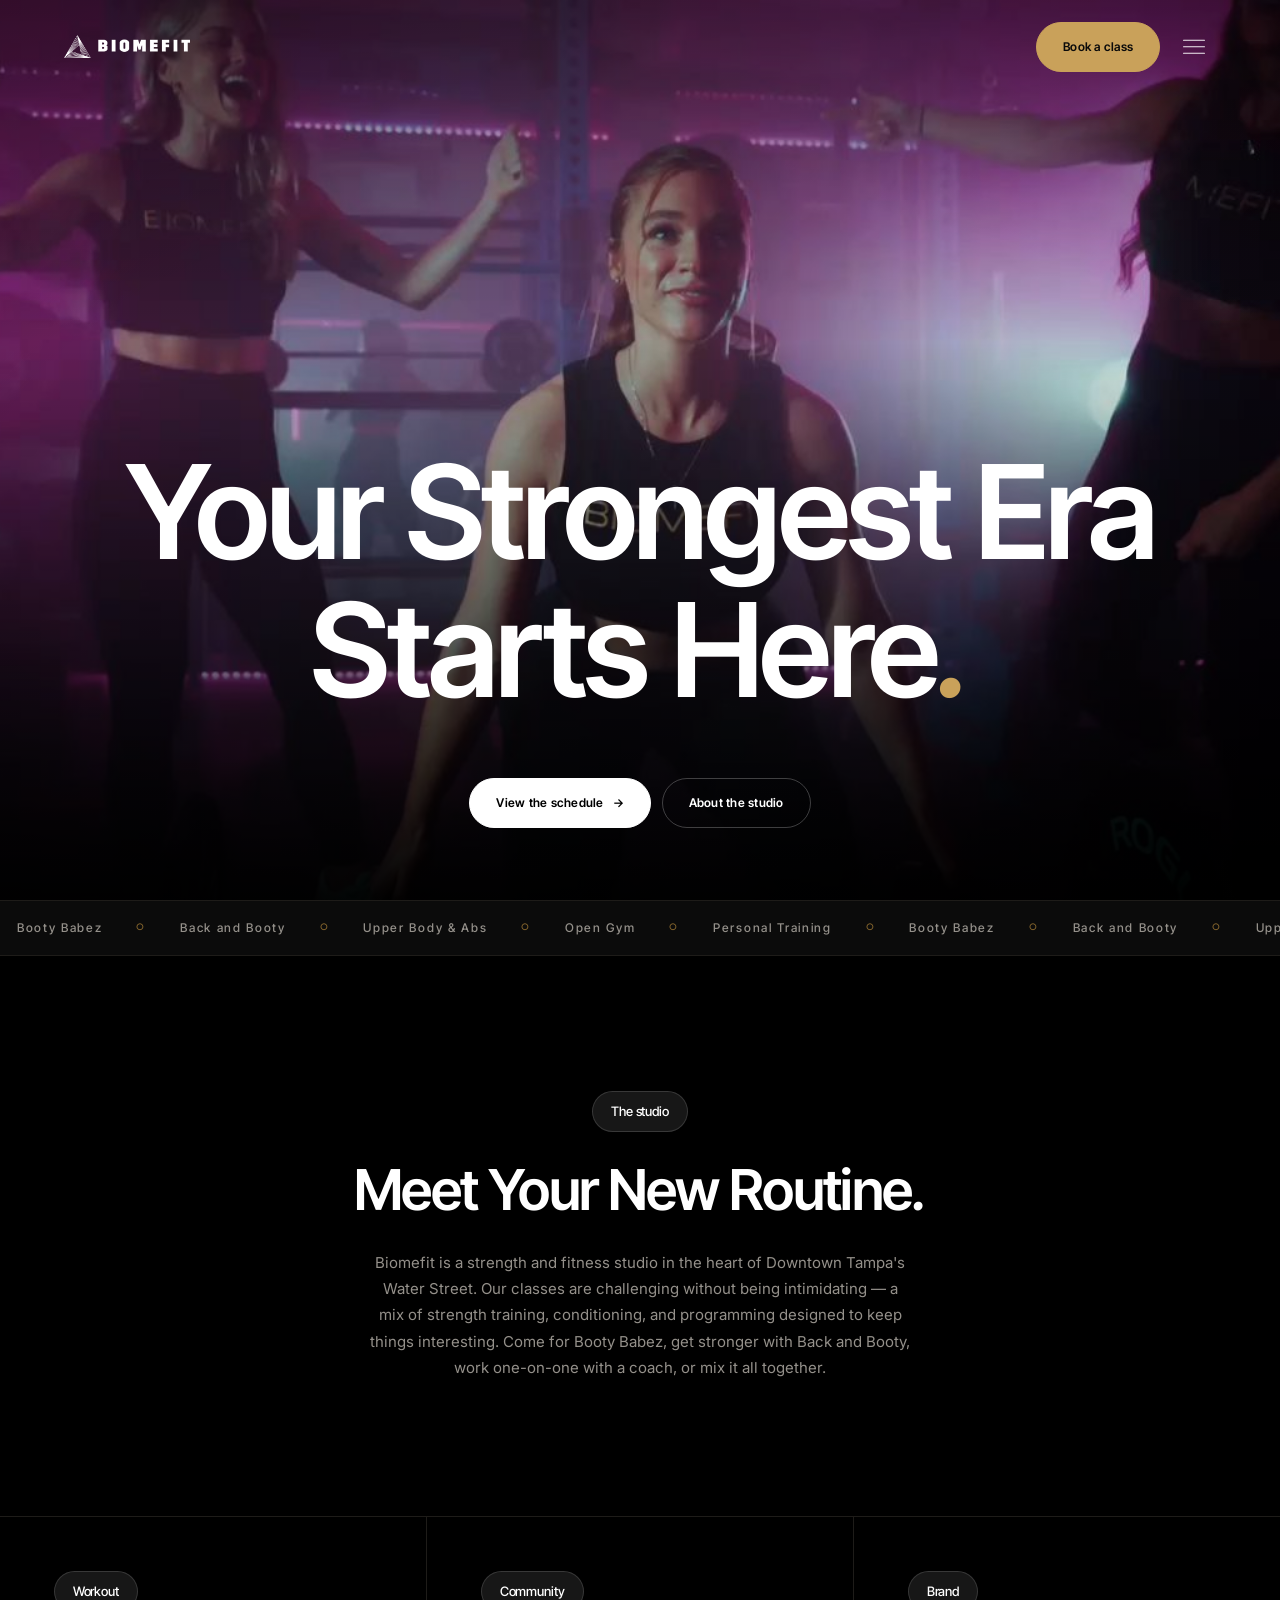
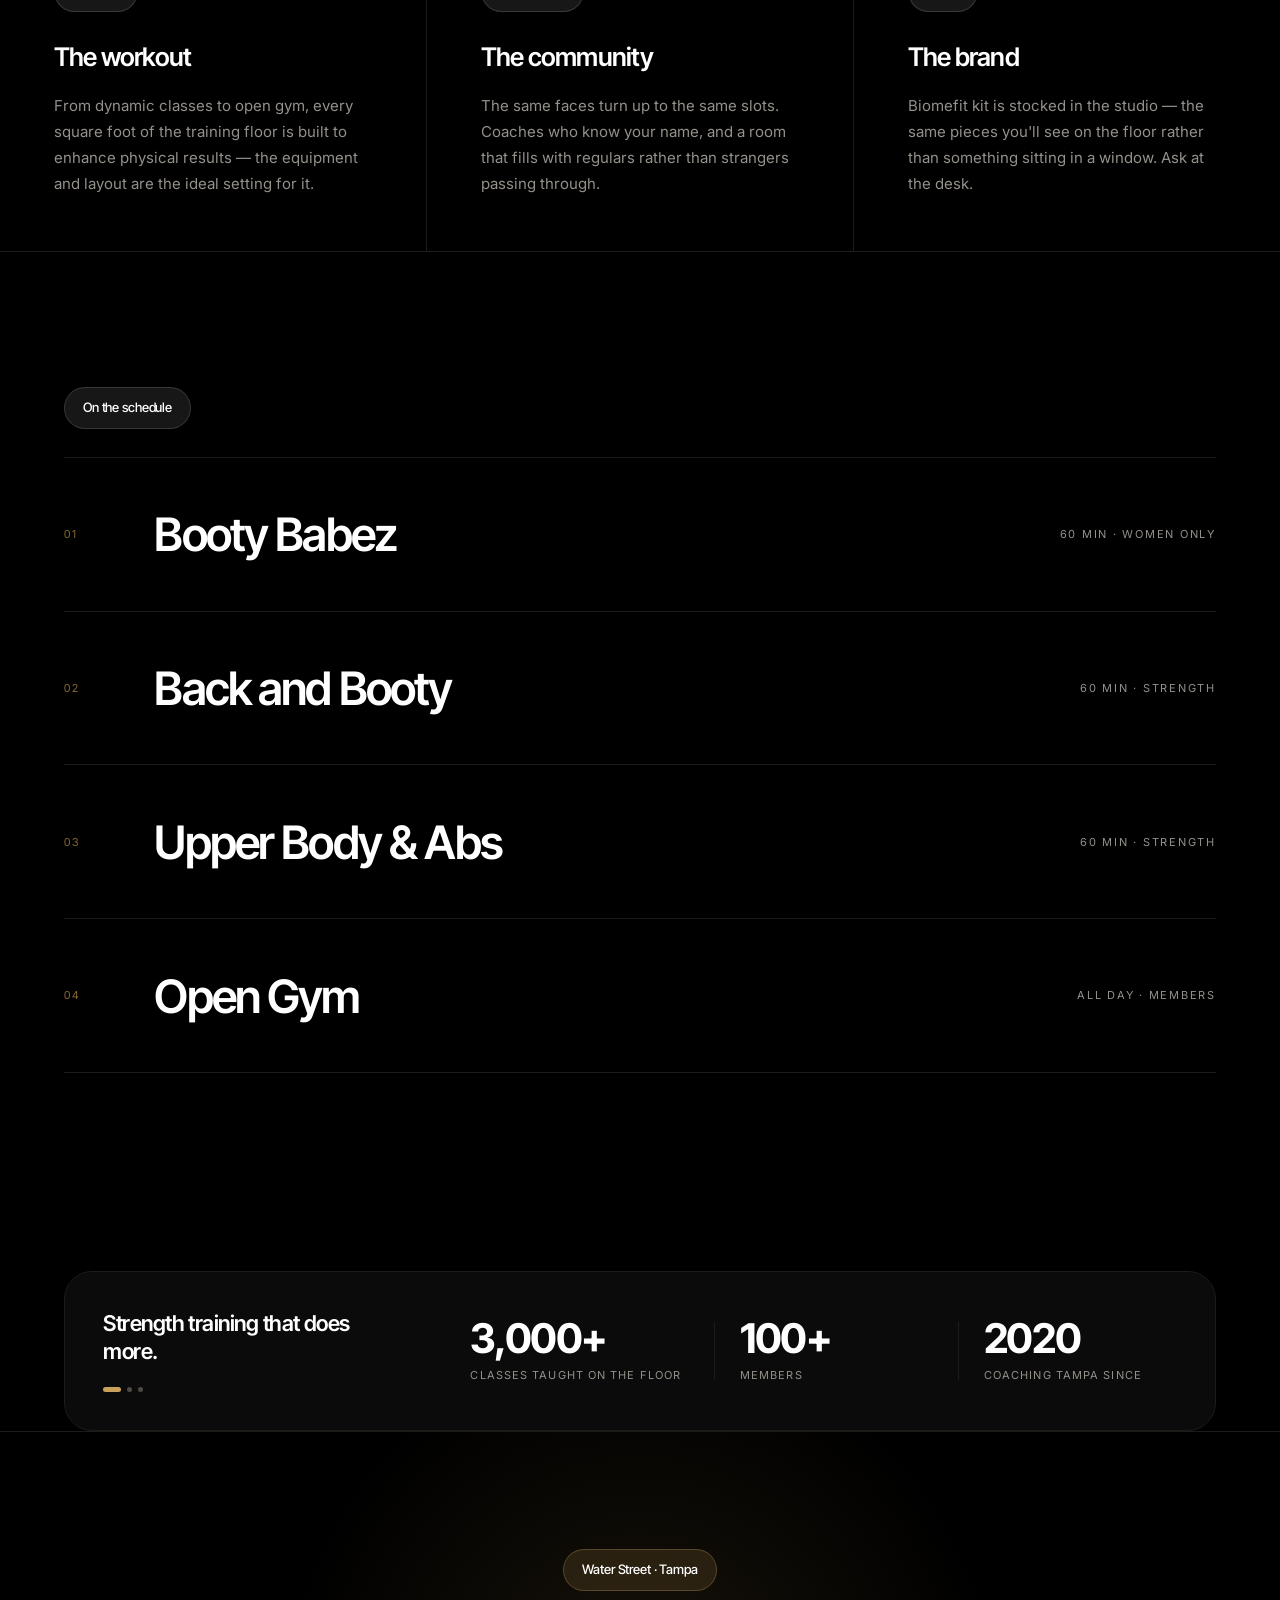
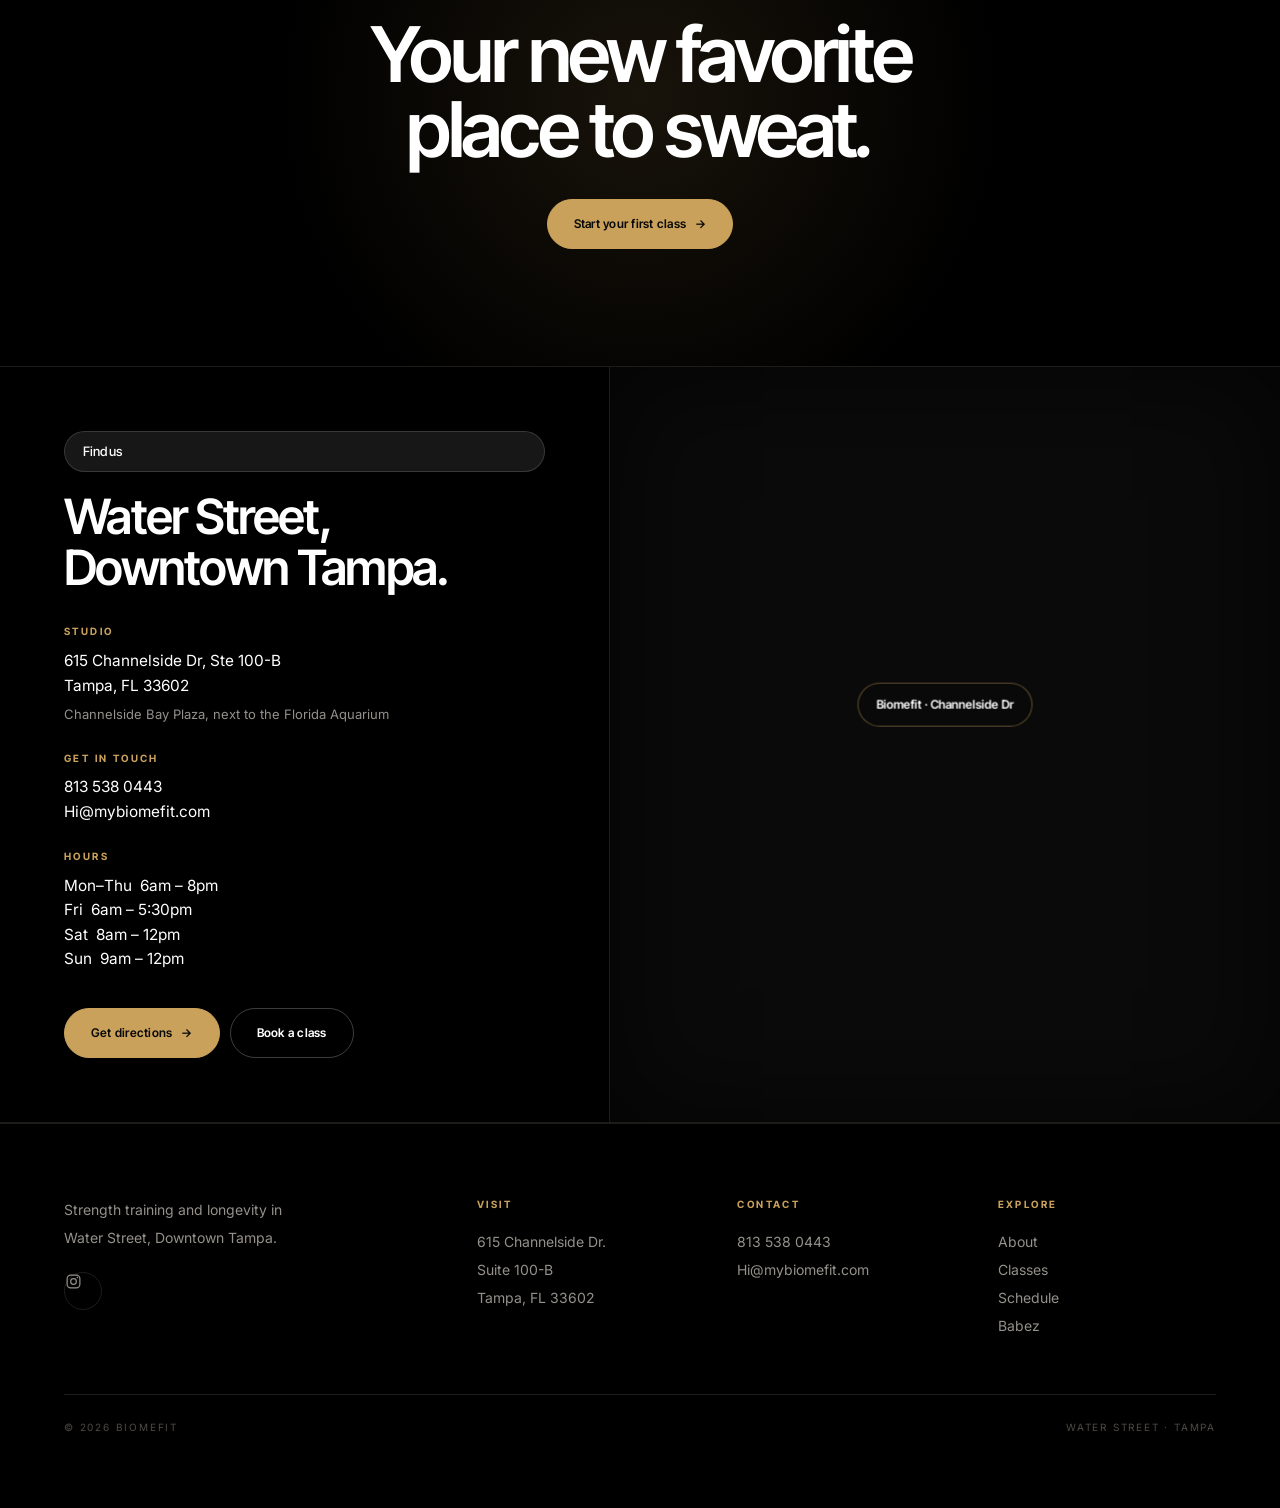
<file: index.html>
<!doctype html>
<html lang="en">
<head>
<meta charset="utf-8">
<meta name="viewport" content="width=device-width,initial-scale=1">
<title>Biomefit — Strength Training · Water Street, Tampa</title>

<!-- ============================================================
     TYPOGRAPHY — swap here and nowhere else.
     Placeholder is Inter Tight (closest free face to the sarpel
     reference: tight heavy grotesque, good lowercase).
     When you land on the real face: change the <link> and the two
     --font-* vars. Nothing else in the file needs to move.
     ============================================================ -->
<meta name="description" content="A strength and fitness studio in Downtown Tampa's Water Street. Classes that are challenging without being intimidating">
<link rel="canonical" href="https://www.mybiomefit.com/">
<meta name="theme-color" content="#000000">

<!-- Favicons — the icon in the browser tab / bookmark -->
<link rel="icon" href="assets/social/favicon.ico" sizes="any">
<link rel="icon" type="image/png" sizes="32x32" href="assets/social/favicon-32.png">
<link rel="icon" type="image/png" sizes="192x192" href="assets/social/favicon-192.png">
<link rel="apple-touch-icon" href="assets/social/apple-touch-icon.png">

<!-- Open Graph — the card shown when the link is shared (iMessage, Facebook,
     LinkedIn, Slack, WhatsApp). og:image MUST be an absolute URL; these only
     resolve once the site is live at https://www.mybiomefit.com. -->
<meta property="og:type" content="website">
<meta property="og:site_name" content="Biomefit">
<meta property="og:locale" content="en_US">
<meta property="og:url" content="https://www.mybiomefit.com/">
<meta property="og:title" content="Biomefit — Strength Training · Water Street, Tampa">
<meta property="og:description" content="A strength and fitness studio in Downtown Tampa's Water Street. Classes that are challenging without being intimidating">
<meta property="og:image" content="https://www.mybiomefit.com/assets/social/og-image.jpg">
<meta property="og:image:width" content="1200">
<meta property="og:image:height" content="630">
<meta property="og:image:alt" content="Biomefit logo">

<meta name="twitter:card" content="summary_large_image">
<meta name="twitter:title" content="Biomefit — Strength Training · Water Street, Tampa">
<meta name="twitter:description" content="A strength and fitness studio in Downtown Tampa's Water Street. Classes that are challenging without being intimidating">
<meta name="twitter:image" content="https://www.mybiomefit.com/assets/social/og-image.jpg">

<!-- Structured data. Tells Google this page IS the business in its
     knowledge panel — same address, phone, hours and coordinates. Without
     it Google has to guess the connection. Everything here is verified:
     address/phone/coords from the Mariana Tek API, hours from their Google
     listing, socials from search.
     Deliberately NO aggregateRating — marking up your own star rating is
     against Google's guidelines and can earn a manual action. The 4.7 comes
     from Google's own review data and shows without any markup. -->
<script type="application/ld+json">
{
  "@context": "https://schema.org",
  "@type": "HealthAndBeautyBusiness",
  "additionalType": "https://schema.org/ExerciseGym",
  "name": "Biomefit",
  "url": "https://www.mybiomefit.com/",
  "logo": "https://www.mybiomefit.com/assets/social/favicon-512.png",
  "image": "https://www.mybiomefit.com/assets/social/og-image.jpg",
  "description": "A strength and fitness studio in Downtown Tampa's Water Street. Group classes, open gym and personal training.",
  "telephone": "+1-813-538-0443",
  "email": "Hi@mybiomefit.com",
  "priceRange": "$$",
  "address": {
    "@type": "PostalAddress",
    "streetAddress": "615 Channelside Dr Ste 100-B",
    "addressLocality": "Tampa",
    "addressRegion": "FL",
    "postalCode": "33602",
    "addressCountry": "US"
  },
  "geo": { "@type": "GeoCoordinates", "latitude": 27.9439444, "longitude": -82.4465278 },
  "hasMap": "https://www.google.com/maps/search/?api=1&query=BIOMEFIT%2C%20615%20Channelside%20Dr%20Ste%20100-B%2C%20Tampa%2C%20FL%2033602",
  "openingHoursSpecification": [
    { "@type": "OpeningHoursSpecification", "dayOfWeek": ["Monday","Tuesday","Wednesday","Thursday"], "opens": "06:00", "closes": "20:00" },
    { "@type": "OpeningHoursSpecification", "dayOfWeek": "Friday", "opens": "06:00", "closes": "17:30" },
    { "@type": "OpeningHoursSpecification", "dayOfWeek": "Saturday", "opens": "08:00", "closes": "12:00" },
    { "@type": "OpeningHoursSpecification", "dayOfWeek": "Sunday", "opens": "09:00", "closes": "12:00" }
  ],
  "sameAs": [
    "https://www.instagram.com/biomefittampa/",
    "https://www.instagram.com/bootybabeztampa/",
    "https://www.facebook.com/people/Biome-Fit/",
    "https://apps.apple.com/us/app/biomefit/id6497564345"
  ],
  "makesOffer": [
    { "@type": "Offer", "itemOffered": { "@type": "Service", "name": "Booty Babez", "description": "Women-only glute-focused strength classes." } },
    { "@type": "Offer", "itemOffered": { "@type": "Service", "name": "Back and Booty", "description": "Strength and conditioning group classes." } },
    { "@type": "Offer", "itemOffered": { "@type": "Service", "name": "Personal Training", "description": "One-to-one coaching." } }
  ]
}
</script>
<link rel="preconnect" href="https://fonts.googleapis.com">
<link rel="preconnect" href="https://fonts.gstatic.com" crossorigin>
<link href="https://fonts.googleapis.com/css2?family=Inter+Tight:ital,wght@0,300..900;1,300..900&family=Inter:wght@300..700&display=swap" rel="stylesheet">

<link rel="stylesheet" href="assets/site.css">
</head>
<body id="top">

<svg width="0" height="0" style="position:absolute" aria-hidden="true"><defs>
  <linearGradient id="au" x1="0" y1="0" x2="1" y2="1">
    <stop offset="0" stop-color="#E8C57A"/><stop offset=".55" stop-color="#C9A15A"/><stop offset="1" stop-color="#8C6A2F"/>
  </linearGradient>
</defs></svg>

<nav class="nav" id="nav">
  <a class="brand" href="/" aria-label="Biomefit — home">
    <img src="assets/logo/lockup-h-white.png" alt="Biomefit">
  </a>
  <div class="nav-right">
    <a class="btn btn--gold" href="/schedule"><span>Book a class</span></a>
    <button class="burger" id="burger" aria-label="Open menu" aria-expanded="false" aria-controls="menu">
      <i></i><i></i><i></i>
    </button>
  </div>
</nav>

<div class="menu" id="menu">
  <div class="wrap" style="width:100%;display:flex;flex-direction:column;flex:1">
    <div class="menu-list">
      <a href="#about"><span>01</span>About</a>
      <a href="#classes"><span>02</span>Classes</a>
      <a href="/babez"><span>03</span>Babez</a>
      <a href="/schedule"><span>04</span>Schedule</a>
      <a href="/collab"><span>05</span>Collab</a>
      <a href="#contact"><span>06</span>Contact</a>
    </div>
    <div class="menu-foot">
      <p class="sub">615 channelside dr. suite 100-b<br>tampa, fl 33602</p>
      <p class="sub">813 538 0443<br>hi@mybiomefit.com</p>
    </div>
  </div>
</div>

<!-- ===== HERO ===== -->
<header class="hero">
  <video poster="assets/video/hero-poster.jpg" src="assets/video/hero-web-720.mp4" autoplay muted loop playsinline preload="auto"></video>
  <div class="hero-inner wrap">
    <h1 class="display">
      <span class="ln"><span>Your Strongest Era</span></span>
      <span class="ln"><span>Starts Here<em class="gold">.</em></span></span>
    </h1>
    <div class="hero-cta">
      <a class="btn btn--light" href="/schedule"><span>View the schedule</span><span class="ar">→</span></a>
      <a class="btn" href="#about"><span>About the studio</span></a>
    </div>
  </div>
</header>

<!-- ===== MARQUEE ===== -->
<div class="marquee" aria-hidden="true">
  <div class="marquee-track">
    <span>Booty Babez</span><span>Back and Booty</span><span>Upper Body &amp; Abs</span><span>Open Gym</span><span>Personal Training</span>
    <span>Booty Babez</span><span>Back and Booty</span><span>Upper Body &amp; Abs</span><span>Open Gym</span><span>Personal Training</span>
  </div>
</div>

<!-- ===== STATEMENT ===== -->
<section class="sec statement" id="about">
  <div class="wrap narrow">
    <div class="rv" style="margin-bottom:28px"><span class="badge">The studio</span></div>
    <h2 class="display rv">Meet Your New Routine<em class="gold">.</em></h2>
    <p class="lede rv">Biomefit is a strength and fitness studio in the heart of Downtown Tampa's Water Street. Our classes are challenging without being intimidating — a mix of strength training, conditioning, and programming designed to keep things interesting. Come for Booty Babez, get stronger with Back and Booty, work one-on-one with a coach, or mix it all together.</p>
  </div>
</section>

<!-- ===== PILLARS ===== -->
<section class="pillars">
  <div class="pillar rv">
    <span class="badge">Workout</span>
    <h3>The workout</h3>
    <p>From dynamic classes to open gym, every square foot of the training floor is built to enhance physical results — the equipment and layout are the ideal setting for it.</p>
  </div>
  <div class="pillar rv">
    <span class="badge">Community</span>
    <h3>The community</h3>
    <p>The same faces turn up to the same slots. Coaches who know your name, and a room that fills with regulars rather than strangers passing through.</p>
  </div>
  <div class="pillar rv">
    <span class="badge">Brand</span>
    <h3>The brand</h3>
    <p>Biomefit kit is stocked in the studio — the same pieces you'll see on the floor rather than something sitting in a window. Ask at the desk.</p>
  </div>
</section>

<!-- ===== CLASSES ===== -->
<section class="sec" id="classes">
  <div class="wrap">
    <div class="rv" style="margin-bottom:28px"><span class="badge">On the schedule</span></div>
    <div class="class-list">
      <a class="class-row rv" href="/babez"><span class="n">01</span><h3>Booty Babez</h3><span class="meta">60 min · women only</span></a>
      <a class="class-row rv" href="/schedule"><span class="n">02</span><h3>Back and Booty</h3><span class="meta">60 min · strength</span></a>
      <a class="class-row rv" href="/schedule"><span class="n">03</span><h3>Upper Body &amp; Abs</h3><span class="meta">60 min · strength</span></a>
      <a class="class-row rv" href="/schedule"><span class="n">04</span><h3>Open Gym</h3><span class="meta">all day · members</span></a>
    </div>
  </div>
</section>

<!-- ===== STAT TICKER ===== -->
<section style="padding-block:clamp(40px,7vh,90px) 0">
  <div class="wrap">
    <div class="statbar rv">
      <div>
        <p class="statbar-lead" id="sbLead">Strength training that does more.</p>
        <div class="statbar-dots" id="sbDots"></div>
      </div>
      <div class="statbar-set" id="sbSet"></div>
    </div>
  </div>
</section>

<!-- ===== BAND ===== -->
<section class="band">
  <div class="wrap">
    <div class="rv" style="margin-bottom:26px"><span class="badge badge--gold">Water Street · Tampa</span></div>
    <h2 class="rv">Your new favorite place to sweat<em class="gold">.</em></h2>
    <div class="rv"><a class="btn btn--gold" href="#contact"><span>Start your first class</span><span class="ar">→</span></a></div>
  </div>
</section>

<!-- ===== CONTACT + MAP ===== -->
<section class="contact" id="contact">
  <div class="contact-body">
    <span class="badge rv">Find us</span>
    <h2 class="rv">Water Street, Downtown Tampa.</h2>
    <div class="c-rows">
      <div class="c-row rv">
        <h4>Studio</h4>
        <a href="https://www.google.com/maps/search/?api=1&amp;query=BIOMEFIT%2C%20615%20Channelside%20Dr%20Ste%20100-B%2C%20Tampa%2C%20FL%2033602" target="_blank" rel="noopener">615 Channelside Dr, Ste 100-B<br>Tampa, FL 33602</a>
        <small>Channelside Bay Plaza, next to the Florida Aquarium</small>
      </div>
      <div class="c-row rv">
        <h4>Get in touch</h4>
        <a href="tel:+18135380443">813 538 0443</a>
        <a href="mailto:Hi@mybiomefit.com">Hi@mybiomefit.com</a>
      </div>
      <div class="c-row rv">
        <h4>Hours</h4>
        <p>Mon&ndash;Thu &nbsp;6am &ndash; 8pm<br>Fri &nbsp;6am &ndash; 5:30pm<br>Sat &nbsp;8am &ndash; 12pm<br>Sun &nbsp;9am &ndash; 12pm</p>
      </div>
    </div>
    <div class="c-cta rv">
      <a class="btn btn--gold" href="https://www.google.com/maps/dir/?api=1&amp;destination=BIOMEFIT%2C%20615%20Channelside%20Dr%20Ste%20100-B%2C%20Tampa%2C%20FL%2033602" target="_blank" rel="noopener"><span>Get directions</span><span class="ar">→</span></a>
      <a class="btn" href="/schedule"><span>Book a class</span></a>
    </div>
  </div>
  <div class="map">
    <iframe
      src="https://maps.google.com/maps?q=27.9439444,-82.4465278&amp;z=16&amp;output=embed"
      loading="lazy" referrerpolicy="no-referrer-when-downgrade"
      title="Map showing Biomefit at 615 Channelside Dr, Tampa"></iframe>
    <span class="map-pin">Biomefit · Channelside Dr</span>
  </div>
</section>

<!-- ===== FOOTER ===== -->
<footer>
  <div class="wrap">
    <div class="f-grid">
      <div class="f-col f-brand">
        <p style="max-width:28ch">Strength training and longevity in Water Street, Downtown Tampa.</p>
        <div class="f-social"><a href="https://www.instagram.com/biomefittampa/" target="_blank" rel="noopener" aria-label="Biomefit on Instagram"><svg viewBox="0 0 24 24" fill="none" stroke="currentColor" stroke-width="1.7" aria-hidden="true"><rect x="3" y="3" width="18" height="18" rx="5"/><circle cx="12" cy="12" r="4"/><circle cx="17.5" cy="6.5" r="1.1" fill="currentColor" stroke="none"/></svg></a></div>
      </div>
      <div class="f-col">
        <h4>Visit</h4>
        <p>615 Channelside Dr.<br>Suite 100-B<br>Tampa, FL 33602</p>
      </div>
      <div class="f-col">
        <h4>Contact</h4>
        <a href="tel:+18135380443">813 538 0443</a>
        <a href="mailto:Hi@mybiomefit.com">Hi@mybiomefit.com</a>
      </div>
      <div class="f-col">
        <h4>Explore</h4>
        <a href="#about">About</a>
        <a href="#classes">Classes</a>
        <a href="/schedule">Schedule</a>
      <a href="/babez">Babez</a></div>
    </div>
    <div class="f-base"><span>© 2026 Biomefit</span><span>Water Street · Tampa</span></div>
  </div>
</footer>

<!-- Stat ticker. Every figure here is sourced, not invented:
     - 3,000+ classes / 400+ upcoming: Mariana Tek, historical + upcoming
       class count for the Biome floor (3,095 and 415 on 2026-08-29).
     - 100+ members and 2020: confirmed by Biomefit. Note 2020 is when
       Biomefit started coaching, at a previous location — the Water Street
       space dates to 2024, which is why the class count starts there.
       Label reads "coaching Tampa since", not "here", for that reason.
     - 60 min and 7 days: the published schedule and opening hours.
     - 4.7 stars / 33 reviews: Biomefit's live Google Business Profile,
       checked 2026-08-29. Real, not estimated. Re-check before any big
       push — both figures move.
     Re-check the class count before any big push; it only goes up. -->
<script>
window.STAT_SETS=[
  {lead:"Strength training that does more.",stats:[
    {n:"3,000+",l:"classes taught on the floor"},
    {n:"100+",l:"members"},
    {n:"2020",l:"coaching Tampa since"}]},
  {lead:"Rated by the people who train here.",stats:[
    {n:'4.7<span class="st">★</span>',l:"average Google review"},
    {n:"33",l:"reviews and counting"},
    {n:"100+",l:"members"}]},
  {lead:"There's always something on.",stats:[
    {n:"400+",l:"classes on the schedule"},
    {n:"7 days",l:"open every week"},
    {n:"60 min",l:"every class"}]}
];
</script>
<script src="assets/site.js" defer></script>
</body>
</html>
</file>
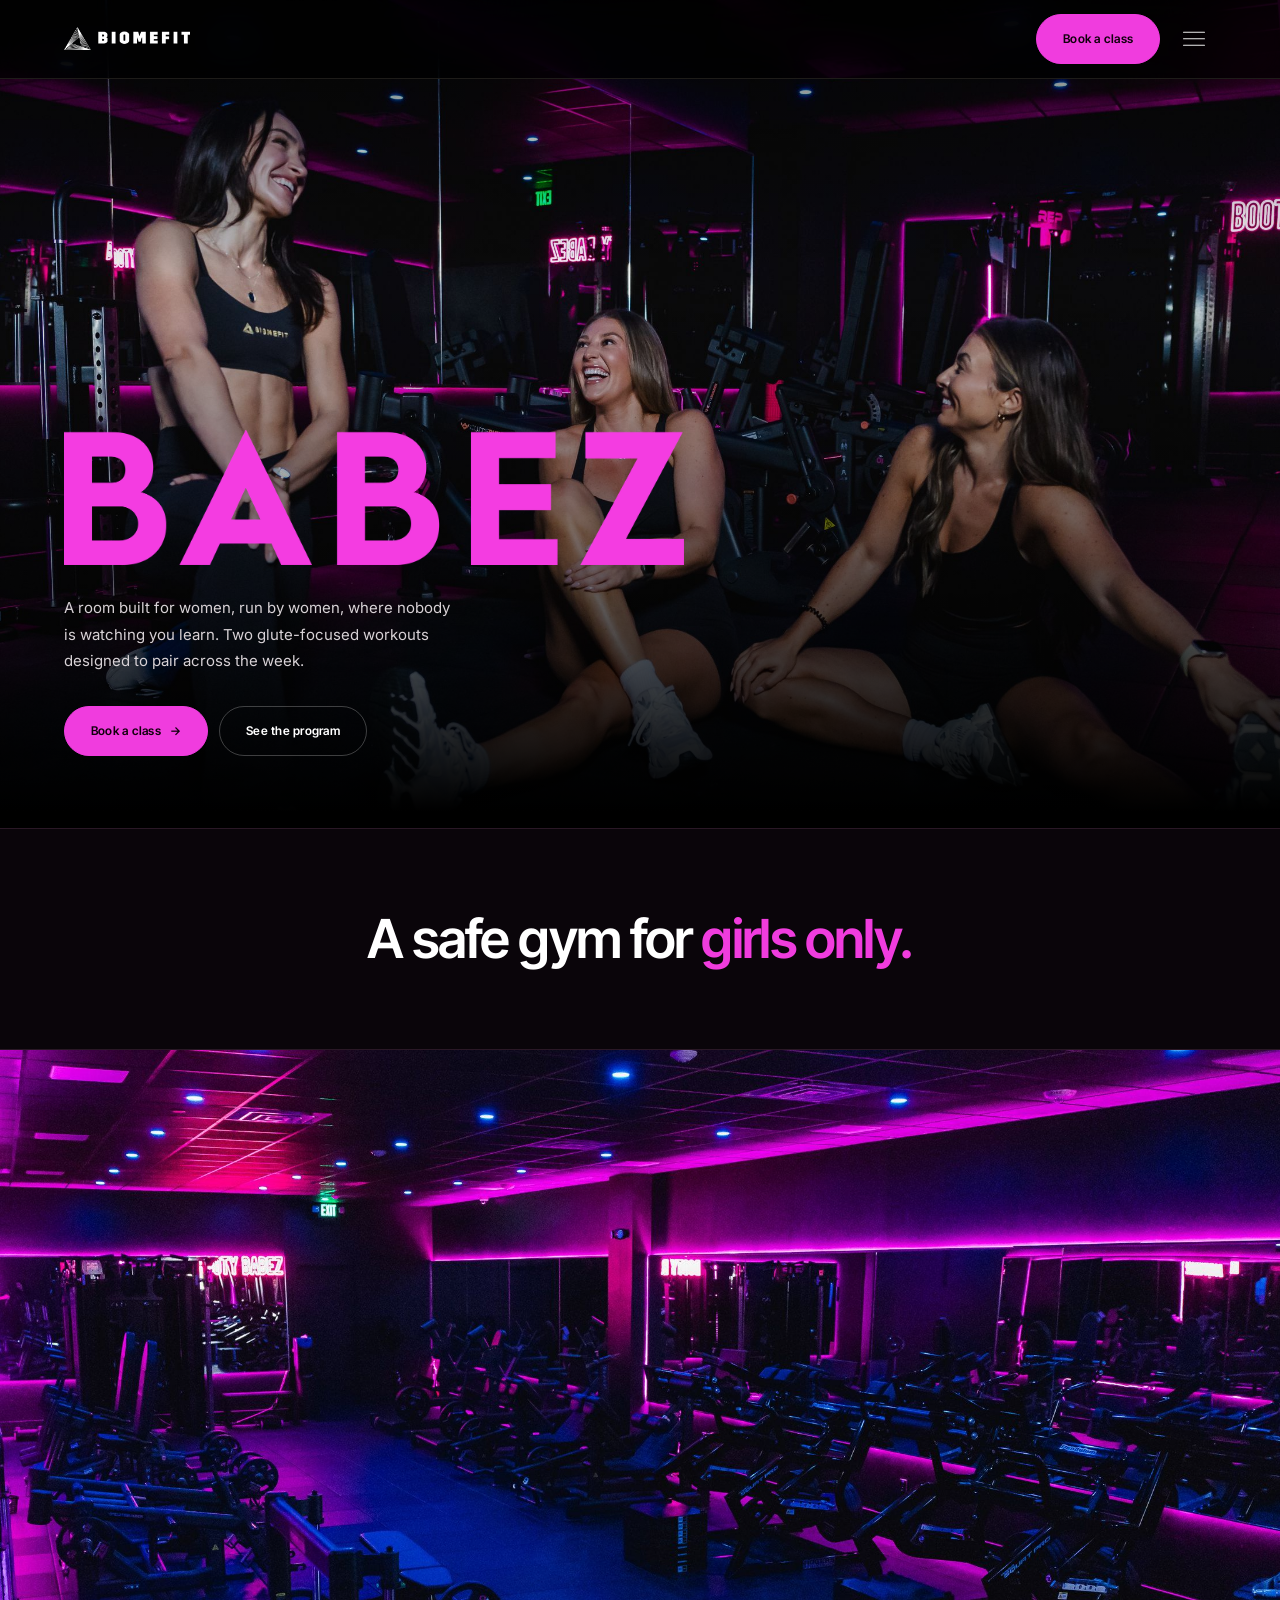
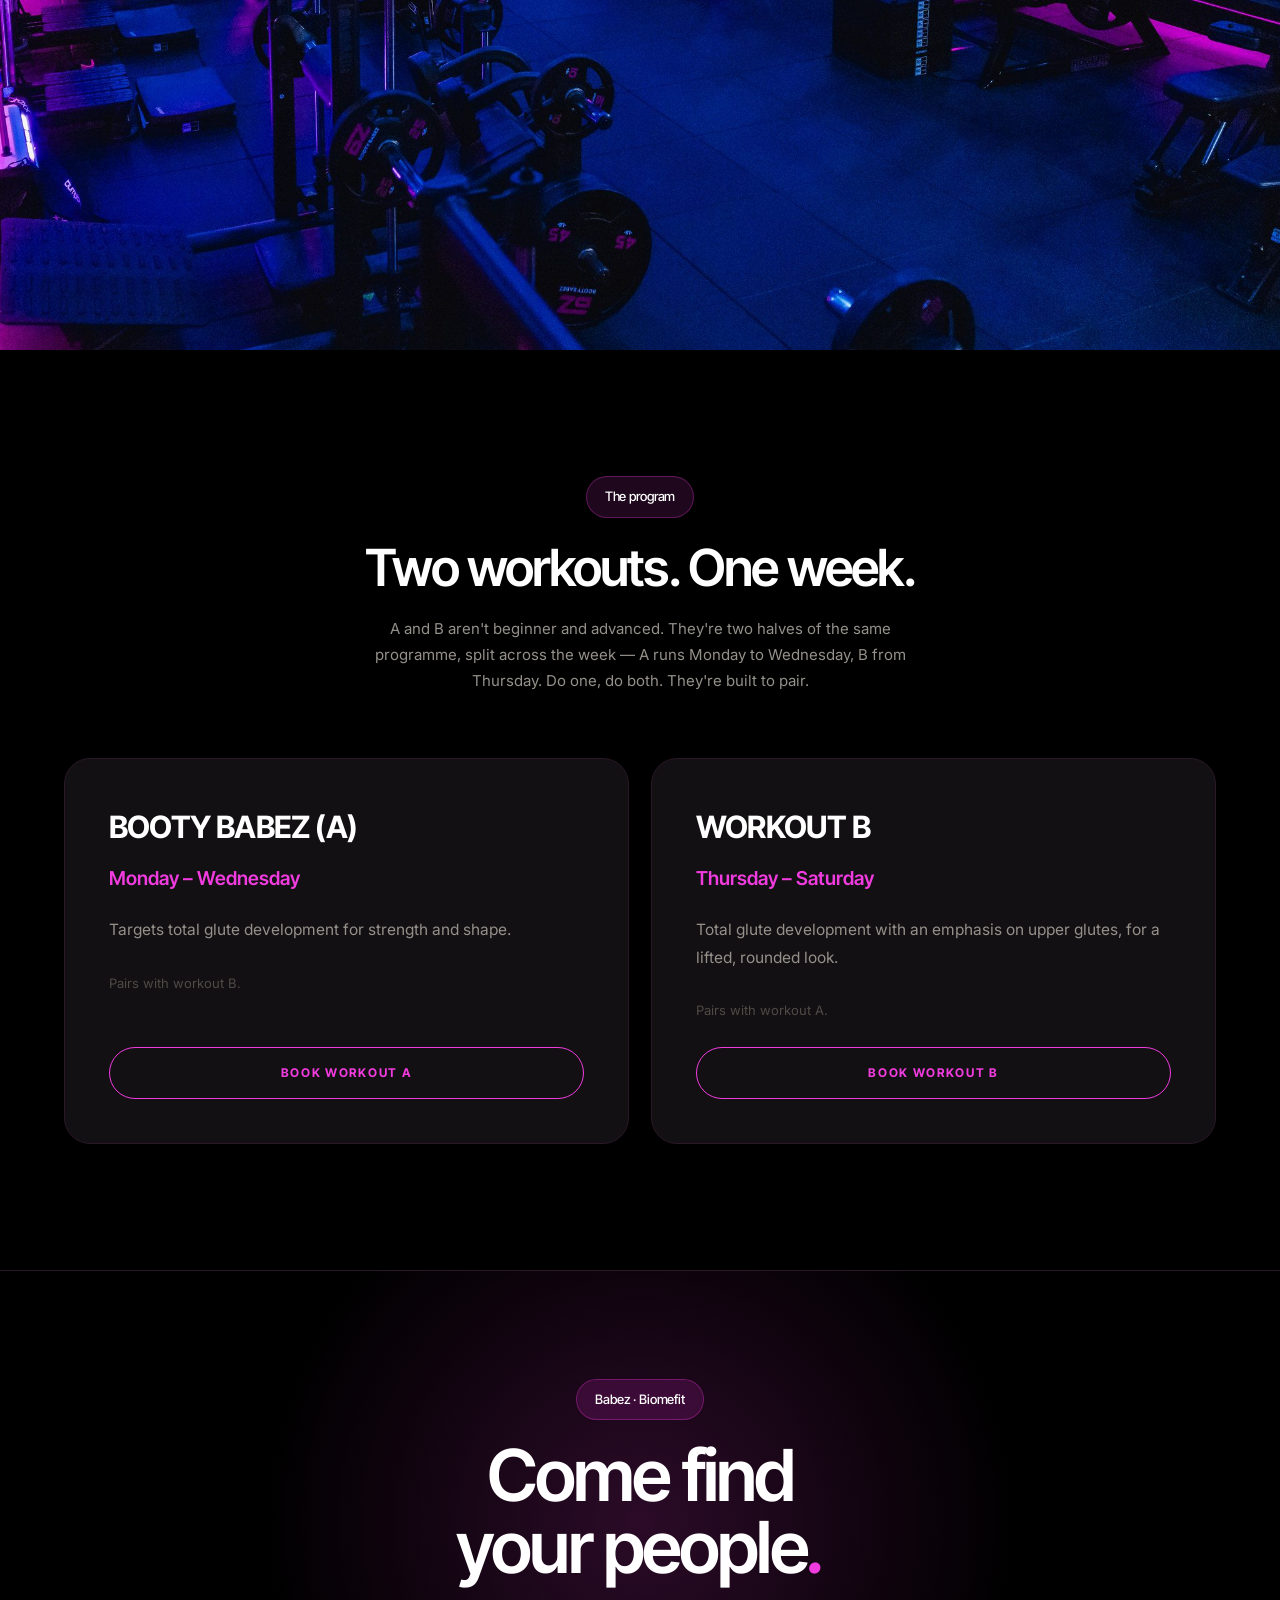
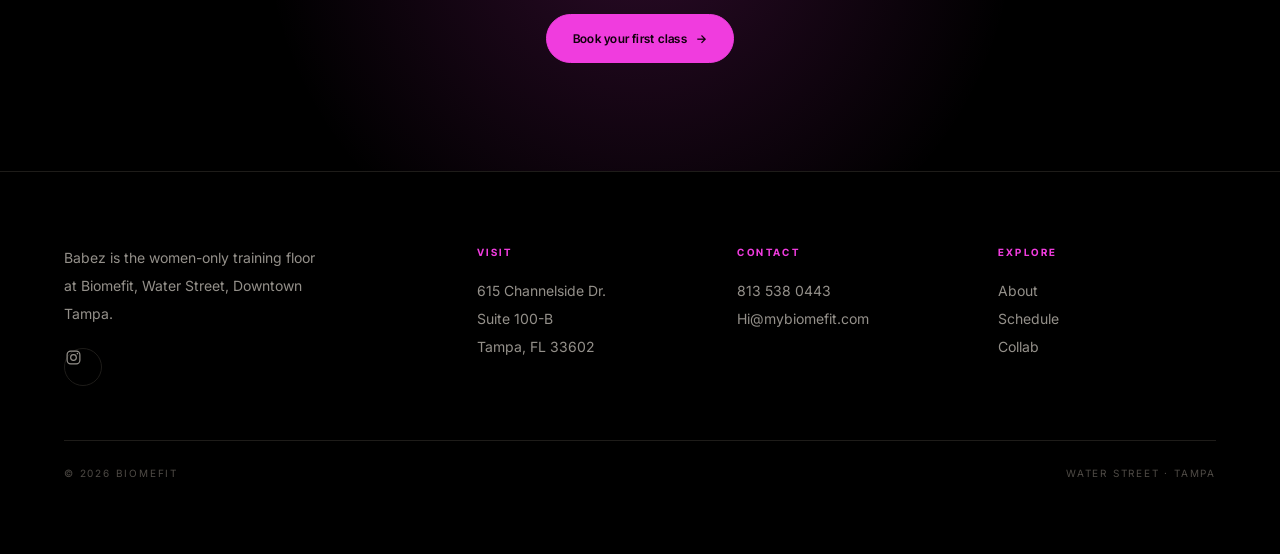
<file: babez.html>
<!doctype html>
<html lang="en">
<head>
<meta charset="utf-8">
<meta name="viewport" content="width=device-width,initial-scale=1">
<title>Babez — Women Only Training at Biomefit</title>
<meta name="description" content="Babez is Biomefit's women-only training floor in Water Street, Tampa. Two glute-focused workouts, A and B, built to pair across the week.">

<link rel="canonical" href="https://www.mybiomefit.com/babez">
<meta name="theme-color" content="#000000">
<link rel="icon" href="assets/social/favicon.ico" sizes="any">
<link rel="icon" type="image/png" sizes="32x32" href="assets/social/favicon-32.png">
<link rel="apple-touch-icon" href="assets/social/apple-touch-icon.png">

<meta property="og:type" content="website">
<meta property="og:site_name" content="Biomefit">
<meta property="og:url" content="https://www.mybiomefit.com/babez">
<meta property="og:title" content="Babez — Women Only Training at Biomefit">
<meta property="og:description" content="A safe gym for girls only. Two glute-focused workouts built to pair across the week.">
<meta property="og:image" content="https://www.mybiomefit.com/assets/social/og-image.jpg">
<meta property="og:image:width" content="1200">
<meta property="og:image:height" content="630">
<meta name="twitter:card" content="summary_large_image">

<link rel="preconnect" href="https://fonts.googleapis.com">
<link rel="preconnect" href="https://fonts.gstatic.com" crossorigin>
<link href="https://fonts.googleapis.com/css2?family=Inter+Tight:ital,wght@0,300..900;1,300..900&family=Inter:wght@300..700&display=swap" rel="stylesheet">
<link rel="stylesheet" href="assets/site.css">

<style>
/* ---------- Babez ----------
   Palette sampled from their own room: the neon runs magenta at ~306deg
   with an electric-blue counter-light. Not an invented pink. */
.bz{
  --pink:#F03CDE;
  --pink-hot:#F67EEA;
  --pink-deep:#8E1A86;
  --blue:#3B4CE0;
  --bz-line:#2A1826;
}
.bz .btn--gold{background:var(--pink);border-color:var(--pink);color:#12000E}
.bz .btn--gold::before{background:var(--pink-hot)}
.bz .btn--gold:hover{color:#12000E;border-color:var(--pink-hot)}
.bz .badge{background:rgba(240,60,222,.13);border-color:rgba(240,60,222,.32)}
.bz .eyebrow{color:var(--pink)}
.bz .gold{color:var(--pink)}

/* Accent follows the brand you're on: pink here, gold on every other page.
   Scoped to .bz so the shared stylesheet is untouched. */
.bz .f-col h4{color:var(--pink)}
.bz .f-base a:hover{color:var(--pink)}
.bz .c-row a:hover{color:var(--pink)}
.bz .seeall:hover{color:var(--pink)}


/* hero — their own neon room, wordmark set as a sign */
.bz-hero{position:relative;min-height:92svh;display:flex;align-items:flex-end;overflow:hidden}
.bz-hero > img{position:absolute;inset:0;width:100%;height:100%;object-fit:cover;
  object-position:50% 22%}   /* keep faces in frame on tall screens */
.bz-hero::after{
  content:"";position:absolute;inset:0;
  background:linear-gradient(to top,#000 2%,rgba(0,0,0,.45) 34%,transparent 66%,rgba(0,0,0,.55) 100%);
}
.bz-hero .wrap{position:relative;z-index:2;width:100%;padding-block:130px clamp(46px,8vh,96px)}
.wordmark{margin:18px 0 30px;width:min(620px,84vw)}
.wordmark img{width:100%;height:auto;display:block}
.bz-hero .lede{max-width:44ch;color:#d8d2d6}
.bz-cta{display:flex;gap:11px;flex-wrap:wrap;margin-top:32px}

/* the one-line thesis */
.creed{border-block:1px solid var(--bz-line);background:#0A050A;text-align:center;
  padding-block:clamp(56px,9vh,110px)}
.creed p{
  font-family:var(--font-display);font-weight:600;
  font-size:clamp(24px,4.2vw,58px);line-height:1.08;letter-spacing:-.03em;
  max-width:17ch;margin:0 auto;
}
.creed em{font-style:normal;color:var(--pink)}

/* A / B — centred intro, then two cards */
.prog{padding-block:clamp(80px,14vh,180px);text-align:center}
.prog .badge{margin-bottom:22px}
.prog h2{
  font-family:var(--font-display);font-weight:600;
  font-size:clamp(26px,4vw,54px);line-height:1.06;letter-spacing:-.035em;
  max-width:22ch;margin:0 auto 22px;
}
.prog .lede{max-width:60ch;margin:0 auto}

.cards{
  display:grid;grid-template-columns:1fr;gap:clamp(14px,2vw,22px);
  margin-top:clamp(44px,7vh,80px);text-align:left;
}
.card{
  background:#121013;border:1px solid var(--bz-line);border-radius:26px;
  padding:clamp(28px,3.4vw,44px);display:flex;flex-direction:column;
}
.card h3{
  font-family:var(--font-display);font-weight:700;
  font-size:clamp(23px,2.4vw,32px);letter-spacing:-.02em;text-transform:uppercase;
  margin-bottom:10px;
}
.card .card-days{
  font-family:var(--font-display);font-weight:600;
  font-size:clamp(16px,1.5vw,20px);color:var(--pink);margin-bottom:22px;
}
.card p{color:var(--ink-dim);font-size:15.5px;line-height:1.75;margin-bottom:28px}
.card .pair{
  font-size:13px;color:var(--ink-faint);margin-bottom:26px;
}
.card .card-cta{
  margin-top:auto;display:block;text-align:center;
  border:1px solid var(--pink);border-radius:999px;color:var(--pink);
  font-family:var(--font-display);font-size:12px;font-weight:700;
  letter-spacing:.14em;text-transform:uppercase;padding:15px 20px;
  transition:background .3s ease,color .3s ease;
}
.card .card-cta:hover{background:var(--pink);color:var(--ink-pink)}
@media (min-width:760px){ .cards{grid-template-columns:1fr 1fr} }

/* a photograph on its own, full width */
.plate{position:relative;height:100svh;min-height:420px;overflow:hidden;background:#0A050A}
.plate img{width:100%;height:100%;object-fit:cover;display:block}

/* stacked copy blocks, generous */
.bz-sec{padding-block:clamp(88px,15vh,200px)}
.bz-lead{font-family:var(--font-display);font-weight:600;
  font-size:clamp(26px,4vw,58px);line-height:1.06;letter-spacing:-.035em;
  max-width:19ch;margin:20px 0 26px}
.measure{max-width:56ch}

/* closing band */
.bz-band{position:relative;text-align:center;padding-block:clamp(76px,12vh,150px);overflow:hidden;
  border-top:1px solid var(--bz-line)}
.bz-band::before{
  content:"";position:absolute;left:50%;top:50%;transform:translate(-50%,-50%);
  width:min(860px,120vw);aspect-ratio:1;
  background:radial-gradient(circle,rgba(240,60,222,.18),transparent 62%);pointer-events:none;
}
.bz-band>*{position:relative}
.bz-band h2{font-family:var(--font-display);font-weight:600;
  font-size:clamp(30px,5.6vw,88px);letter-spacing:-.04em;line-height:1;
  margin:20px auto 30px;max-width:none}

@media (min-width:820px){
}
</style>
</head>
<body id="top" class="bz">

<nav class="nav stuck" id="nav">
  <a class="brand" href="/" aria-label="Biomefit — home">
    <img src="assets/logo/lockup-h-white.png" alt="Biomefit">
  </a>
  <div class="nav-right">
    <a class="btn btn--gold" href="/schedule"><span>Book a class</span></a>
    <button class="burger" id="burger" aria-label="Open menu" aria-expanded="false" aria-controls="menu"><i></i><i></i><i></i></button>
  </div>
</nav>

<div class="menu" id="menu">
  <div class="wrap" style="width:100%;display:flex;flex-direction:column;flex:1">
    <div class="menu-list">
      <a href="/#about"><span>01</span>About</a>
      <a href="/#classes"><span>02</span>Classes</a>
      <a href="/babez"><span>03</span>Babez</a>
      <a href="/schedule"><span>04</span>Schedule</a>
      <a href="/collab"><span>05</span>Collab</a>
      <a href="/#contact"><span>06</span>Contact</a>
    </div>
    <div class="menu-foot">
      <p class="sub">615 Channelside Dr. Suite 100-B<br>Tampa, FL 33602</p>
      <p class="sub">813 538 0443<br>Hi@mybiomefit.com</p>
    </div>
  </div>
</div>

<!-- ===== HERO ===== -->
<header class="bz-hero">
  <img src="assets/babez/web/hero.jpg" alt="The Babez training floor at Biomefit, lit in magenta neon">
  <div class="wrap">
    <h1 class="wordmark"><img src="assets/babez/web/babez-pink.png" alt="Babez"></h1>
    <p class="lede">A room built for women, run by women, where nobody is watching you learn. Two glute-focused workouts designed to pair across the week.</p>
    <div class="bz-cta">
      <a class="btn btn--gold" href="/schedule"><span>Book a class</span><span class="ar">&rarr;</span></a>
      <a class="btn" href="#program"><span>See the program</span></a>
    </div>
  </div>
</header>

<!-- the line -->
<section class="creed">
  <div class="wrap">
    <p class="rv">A safe gym for <em>girls only.</em></p>
  </div>
</section>

<!-- the room, full width, nothing on top of it -->
<div class="plate"><img src="assets/babez/web/floor.jpg" alt="The Babez training floor under magenta and blue light"></div>

<!-- program -->
<section class="prog" id="program">
  <div class="wrap">
    <span class="badge rv">The program</span>
    <h2 class="rv">Two workouts. One week.</h2>
    <p class="lede rv">A and B aren't beginner and advanced. They're two halves of the same programme, split across the week — A runs Monday to Wednesday, B from Thursday. Do one, do both. They're built to pair.</p>

    <div class="cards">
      <div class="card rv">
        <h3>Booty Babez (A)</h3>
        <div class="card-days">Monday &ndash; Wednesday</div>
        <p>Targets total glute development for strength and shape.</p>
        <p class="pair">Pairs with workout B.</p>
        <a class="card-cta" href="/schedule">Book workout A</a>
      </div>
      <div class="card rv">
        <h3>Workout B</h3>
        <div class="card-days">Thursday &ndash; Saturday</div>
        <p>Total glute development with an emphasis on upper glutes, for a lifted, rounded look.</p>
        <p class="pair">Pairs with workout A.</p>
        <a class="card-cta" href="/schedule">Book workout B</a>
      </div>
    </div>
  </div>
</section>

<!-- ===== BAND ===== -->
<section class="bz-band">
  <div class="wrap">
    <span class="badge rv">Babez · Biomefit</span>
    <h2 class="rv">Come find<br>your people<em class="gold">.</em></h2>
    <div class="rv"><a class="btn btn--gold" href="/schedule"><span>Book your first class</span><span class="ar">&rarr;</span></a></div>
  </div>
</section>

<footer>
  <div class="wrap">
    <div class="f-grid">
      <div class="f-col f-brand">
        <p style="max-width:28ch">Babez is the women-only training floor at Biomefit, Water Street, Downtown Tampa.</p>
        <div class="f-social"><a href="https://www.instagram.com/bootybabeztampa/" target="_blank" rel="noopener" aria-label="Booty Babez on Instagram"><svg viewBox="0 0 24 24" fill="none" stroke="currentColor" stroke-width="1.7" aria-hidden="true"><rect x="3" y="3" width="18" height="18" rx="5"/><circle cx="12" cy="12" r="4"/><circle cx="17.5" cy="6.5" r="1.1" fill="currentColor" stroke="none"/></svg></a></div>
      </div>
      <div class="f-col"><h4>Visit</h4><p>615 Channelside Dr.<br>Suite 100-B<br>Tampa, FL 33602</p></div>
      <div class="f-col"><h4>Contact</h4><a href="tel:+18135380443">813 538 0443</a><a href="mailto:Hi@mybiomefit.com">Hi@mybiomefit.com</a></div>
      <div class="f-col"><h4>Explore</h4><a href="/#about">About</a><a href="/schedule">Schedule</a><a href="/collab">Collab</a></div>
    </div>
    <div class="f-base">
      <span>© 2026 Biomefit</span>
      <span>Water Street · Tampa</span>
      
    </div>
  </div>
</footer>

<script src="assets/site.js" defer></script>
</body>
</html>
</file>
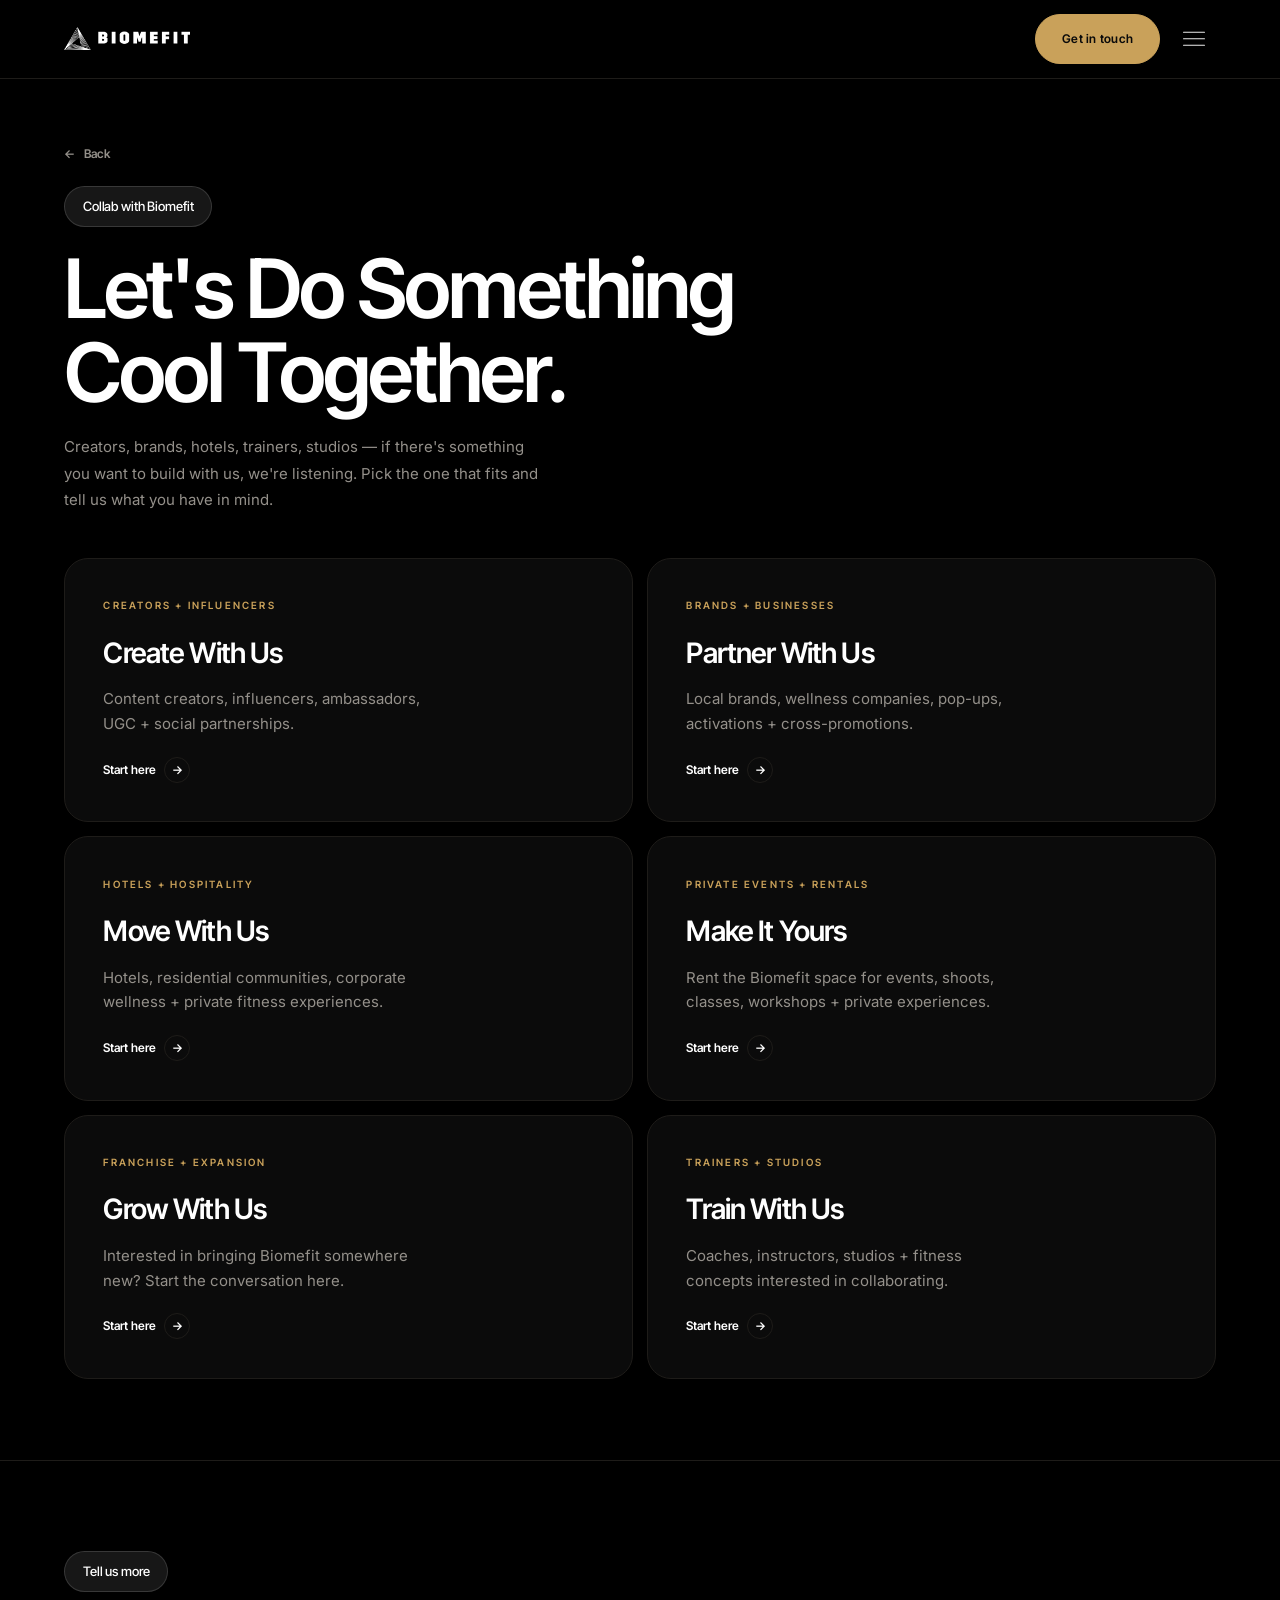
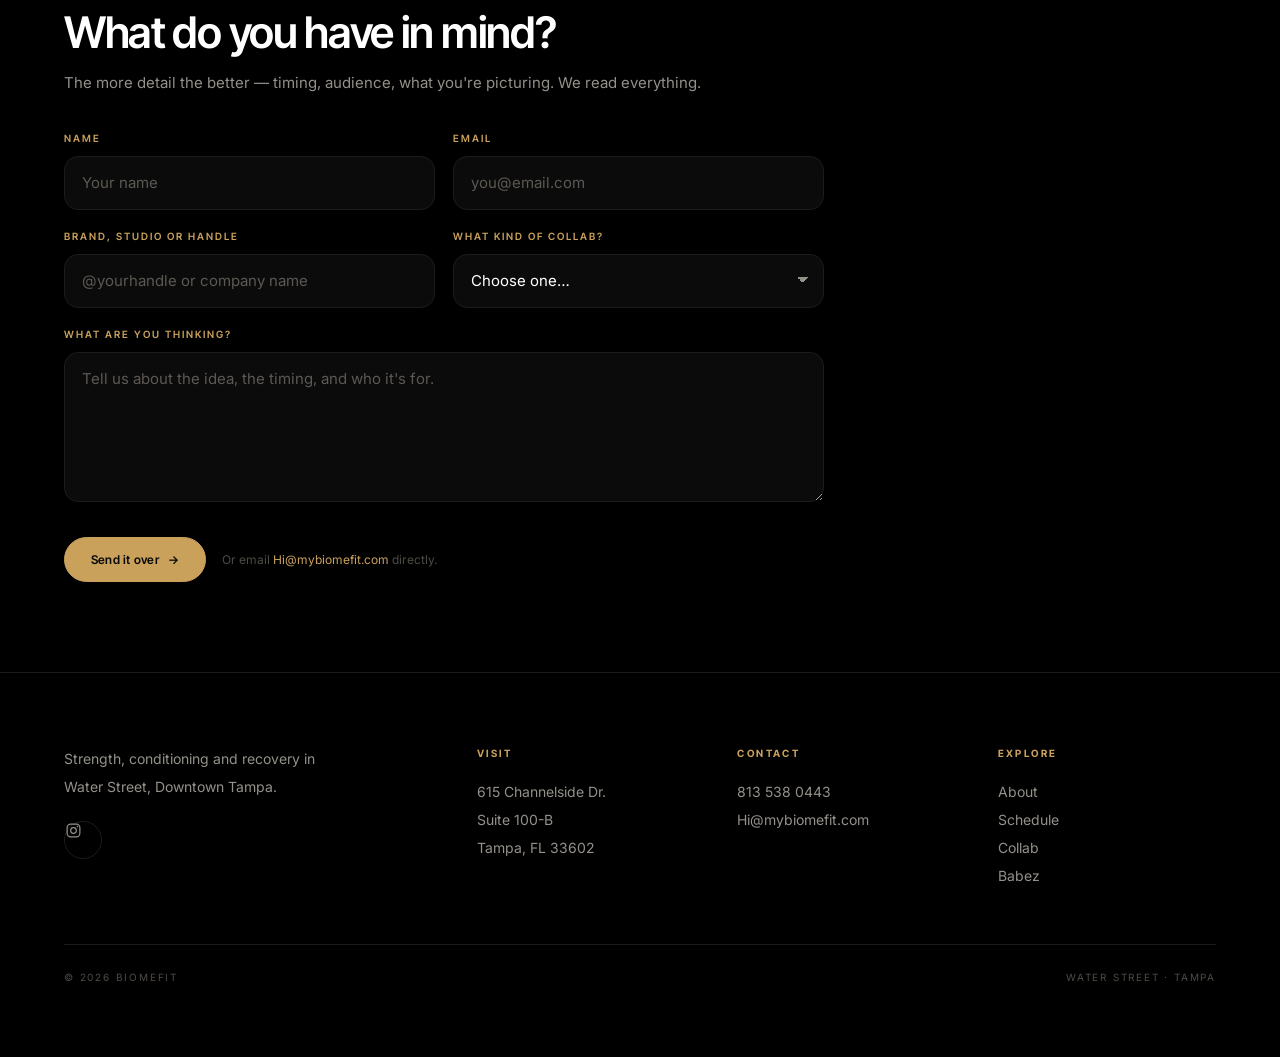
<file: collab.html>
<!doctype html>
<html lang="en">
<head>
<meta charset="utf-8">
<meta name="viewport" content="width=device-width,initial-scale=1">
<title>Collab — Biomefit · Water Street, Tampa</title>
<meta name="description" content="Creators, brands, hotels, trainers and studios — let's do something cool together. Collaborate with Biomefit in Water Street, Downtown Tampa.">

<link rel="canonical" href="https://www.mybiomefit.com/collab">
<meta name="theme-color" content="#000000">

<link rel="icon" href="assets/social/favicon.ico" sizes="any">
<link rel="icon" type="image/png" sizes="32x32" href="assets/social/favicon-32.png">
<link rel="icon" type="image/png" sizes="192x192" href="assets/social/favicon-192.png">
<link rel="apple-touch-icon" href="assets/social/apple-touch-icon.png">

<meta property="og:type" content="website">
<meta property="og:site_name" content="Biomefit">
<meta property="og:locale" content="en_US">
<meta property="og:url" content="https://www.mybiomefit.com/collab">
<meta property="og:title" content="Collab — Let's Do Something Cool Together · Biomefit">
<meta property="og:description" content="Creators, brands, hotels, trainers and studios — let's do something cool together.">
<meta property="og:image" content="https://www.mybiomefit.com/assets/social/og-image.jpg">
<meta property="og:image:width" content="1200">
<meta property="og:image:height" content="630">
<meta property="og:image:alt" content="Biomefit logo">
<meta name="twitter:card" content="summary_large_image">
<meta name="twitter:title" content="Collab — Let's Do Something Cool Together · Biomefit">
<meta name="twitter:description" content="Creators, brands, hotels, trainers and studios — let's do something cool together.">
<meta name="twitter:image" content="https://www.mybiomefit.com/assets/social/og-image.jpg">

<link rel="preconnect" href="https://fonts.googleapis.com">
<link rel="preconnect" href="https://fonts.gstatic.com" crossorigin>
<link href="https://fonts.googleapis.com/css2?family=Inter+Tight:ital,wght@0,300..900;1,300..900&family=Inter:wght@300..700&display=swap" rel="stylesheet">
<link rel="stylesheet" href="assets/site.css">

<style>
/* ---------- collab page ---------- */
.backlink{
  display:flex;width:fit-content;align-items:center;gap:9px;margin-bottom:22px;
  font-family:var(--font-display);font-size:12px;font-weight:600;
  color:var(--ink-dim);transition:color .25s ease;
}
.backlink span{transition:transform .3s cubic-bezier(.2,.75,.3,1)}
.backlink:hover{color:var(--ink)}
.backlink:hover span{transform:translateX(-4px)}

.page-head{padding:clamp(112px,16vh,180px) 0 clamp(30px,5vh,54px)}
.page-head h1{
  font-family:var(--font-display);font-weight:600;
  font-size:clamp(34px,6.4vw,86px);line-height:1.02;letter-spacing:-.035em;
  margin:20px 0 20px;max-width:16ch;
}
.page-head .lede{max-width:54ch}

/* two-across collab blocks */
.collabs{display:grid;grid-template-columns:1fr;gap:12px;padding-bottom:clamp(60px,9vh,120px)}
.collab{
  position:relative;text-align:left;width:100%;
  background:var(--bg-lift);border:1px solid var(--line);border-radius:var(--rc,24px);
  padding:clamp(24px,3vw,40px);cursor:pointer;color:inherit;font:inherit;
  transition:background .4s ease,border-color .4s ease,transform .4s cubic-bezier(.2,.75,.3,1);
}
.collab:hover{background:#131211;border-color:#2e2b28;transform:translateY(-3px)}
.collab:focus-visible{outline:2px solid var(--gold);outline-offset:3px}
.collab .cat{
  display:block;font-family:var(--font-display);font-size:10px;font-weight:600;
  letter-spacing:.22em;text-transform:uppercase;color:var(--gold);margin-bottom:16px;
}
.collab h3{
  font-family:var(--font-display);font-weight:600;
  font-size:clamp(21px,2.2vw,30px);letter-spacing:-.03em;margin-bottom:11px;
}
.collab p{color:var(--ink-dim);font-size:15px;line-height:1.65;max-width:38ch}
.collab .go{
  display:inline-flex;align-items:center;gap:8px;margin-top:20px;
  font-family:var(--font-display);font-size:12px;font-weight:600;color:var(--ink);
}
.collab .go i{
  width:26px;height:26px;border-radius:999px;border:1px solid var(--line);
  display:grid;place-items:center;font-style:normal;font-size:12px;
  transition:background .35s ease,color .35s ease,border-color .35s ease,transform .35s cubic-bezier(.2,.75,.3,1);
}
.collab:hover .go i{background:var(--gold);color:#000;border-color:var(--gold);transform:translateX(3px)}

/* form */
.formwrap{border-top:1px solid var(--line);padding-block:clamp(64px,10vh,130px)}
.form{max-width:760px}
.form h2{
  font-family:var(--font-display);font-weight:600;
  font-size:clamp(26px,3.4vw,48px);letter-spacing:-.03em;line-height:1.05;margin:18px 0 14px;
}
.fields{display:grid;grid-template-columns:1fr;gap:18px;margin-top:34px}
.field label{
  display:block;font-family:var(--font-display);font-size:10px;font-weight:600;
  letter-spacing:.2em;text-transform:uppercase;color:var(--gold);margin-bottom:9px;
}
.field input,.field select,.field textarea{
  width:100%;background:var(--bg-lift);color:var(--ink);
  border:1px solid var(--line);border-radius:14px;
  padding:15px 17px;font-family:var(--font-body);font-size:15px;line-height:1.5;
  transition:border-color .3s ease,background .3s ease;
  -webkit-appearance:none;appearance:none;
}
.field select{
  background-image:linear-gradient(45deg,transparent 50%,var(--ink-dim) 50%),linear-gradient(135deg,var(--ink-dim) 50%,transparent 50%);
  background-position:calc(100% - 20px) 22px,calc(100% - 14px) 22px;
  background-size:6px 6px,6px 6px;background-repeat:no-repeat;padding-right:44px;
}
.field textarea{min-height:150px;resize:vertical}
.field input::placeholder,.field textarea::placeholder{color:#5c5853}
.field input:focus,.field select:focus,.field textarea:focus{
  outline:none;border-color:var(--gold);background:#131211;
}
.field.invalid input,.field.invalid select,.field.invalid textarea{border-color:#a8483c}
.field .err{display:none;margin-top:7px;font-size:12px;color:#d2705f}
.field.invalid .err{display:block}
.hp{position:absolute;left:-9999px;width:1px;height:1px;overflow:hidden}
.form-actions{display:flex;align-items:center;gap:16px;flex-wrap:wrap;margin-top:28px}
.form-note{color:var(--ink-faint);font-size:12px;line-height:1.6;max-width:46ch}
.form-status{
  display:none;margin-top:22px;padding:16px 18px;border-radius:14px;
  border:1px solid rgba(201,161,90,.35);background:rgba(201,161,90,.1);
  color:var(--ink);font-size:14px;line-height:1.6;
}
.form-status.show{display:block}

@media (min-width:760px){
  .collabs{grid-template-columns:1fr 1fr;gap:14px}
  .fields{grid-template-columns:1fr 1fr}
  .field.wide{grid-column:1 / -1}
}
</style>
</head>
<body id="top">

<nav class="nav stuck" id="nav">
  <a class="brand" href="/" aria-label="Biomefit — home">
    <img src="assets/logo/lockup-h-white.png" alt="Biomefit">
  </a>
  <div class="nav-right">
    <a class="btn btn--gold" href="#form"><span>Get in touch</span></a>
    <button class="burger" id="burger" aria-label="Open menu" aria-expanded="false" aria-controls="menu"><i></i><i></i><i></i></button>
  </div>
</nav>

<div class="menu" id="menu">
  <div class="wrap" style="width:100%;display:flex;flex-direction:column;flex:1">
    <div class="menu-list">
      <a href="/#about"><span>01</span>About</a>
      <a href="/#classes"><span>02</span>Classes</a>
      <a href="/babez"><span>03</span>Babez</a>
      <a href="/schedule"><span>04</span>Schedule</a>
      <a href="/collab"><span>05</span>Collab</a>
      <a href="/#contact"><span>06</span>Contact</a>
    </div>
    <div class="menu-foot">
      <p class="sub">615 Channelside Dr. Suite 100-B<br>Tampa, FL 33602</p>
      <p class="sub">813 538 0443<br>Hi@mybiomefit.com</p>
    </div>
  </div>
</div>

<header class="page-head">
  <div class="wrap">
    <a class="backlink" href="/" data-back><span aria-hidden="true">&larr;</span>Back</a>
    <span class="badge">Collab with Biomefit</span>
    <h1>Let's Do Something Cool Together<em class="gold">.</em></h1>
    <p class="lede">Creators, brands, hotels, trainers, studios — if there's something you want to build with us, we're listening. Pick the one that fits and tell us what you have in mind.</p>
  </div>
</header>

<section>
  <div class="wrap">
    <div class="collabs">
      <button type="button" class="collab rv" data-cat="Creators + Influencers">
        <span class="cat">Creators + Influencers</span>
        <h3>Create With Us</h3>
        <p>Content creators, influencers, ambassadors, UGC + social partnerships.</p>
        <span class="go">Start here <i>&rarr;</i></span>
      </button>

      <button type="button" class="collab rv" data-cat="Brands + Businesses">
        <span class="cat">Brands + Businesses</span>
        <h3>Partner With Us</h3>
        <p>Local brands, wellness companies, pop-ups, activations + cross-promotions.</p>
        <span class="go">Start here <i>&rarr;</i></span>
      </button>

      <button type="button" class="collab rv" data-cat="Hotels + Hospitality">
        <span class="cat">Hotels + Hospitality</span>
        <h3>Move With Us</h3>
        <p>Hotels, residential communities, corporate wellness + private fitness experiences.</p>
        <span class="go">Start here <i>&rarr;</i></span>
      </button>

      <button type="button" class="collab rv" data-cat="Private Events + Rentals">
        <span class="cat">Private Events + Rentals</span>
        <h3>Make It Yours</h3>
        <p>Rent the Biomefit space for events, shoots, classes, workshops + private experiences.</p>
        <span class="go">Start here <i>&rarr;</i></span>
      </button>

      <button type="button" class="collab rv" data-cat="Franchise + Expansion">
        <span class="cat">Franchise + Expansion</span>
        <h3>Grow With Us</h3>
        <p>Interested in bringing Biomefit somewhere new? Start the conversation here.</p>
        <span class="go">Start here <i>&rarr;</i></span>
      </button>

      <button type="button" class="collab rv" data-cat="Trainers + Studios">
        <span class="cat">Trainers + Studios</span>
        <h3>Train With Us</h3>
        <p>Coaches, instructors, studios + fitness concepts interested in collaborating.</p>
        <span class="go">Start here <i>&rarr;</i></span>
      </button>
    </div>
  </div>
</section>

<section class="formwrap" id="form">
  <div class="wrap">
    <div class="form">
      <span class="badge rv">Tell us more</span>
      <h2 class="rv">What do you have in mind?</h2>
      <p class="lede rv">The more detail the better — timing, audience, what you're picturing. We read everything.</p>

      <form id="collabForm" novalidate>
        <div class="fields">
          <div class="field">
            <label for="cf-name">Name</label>
            <input id="cf-name" name="name" type="text" autocomplete="name" placeholder="Your name" required>
            <span class="err">Please add your name.</span>
          </div>
          <div class="field">
            <label for="cf-email">Email</label>
            <input id="cf-email" name="email" type="email" autocomplete="email" placeholder="you@email.com" required>
            <span class="err">Please add a valid email.</span>
          </div>
          <div class="field">
            <label for="cf-org">Brand, studio or handle</label>
            <input id="cf-org" name="organisation" type="text" placeholder="@yourhandle or company name">
          </div>
          <div class="field">
            <label for="cf-cat">What kind of collab?</label>
            <select id="cf-cat" name="category" required>
              <option value="">Choose one…</option>
              <option>Creators + Influencers</option>
              <option>Brands + Businesses</option>
              <option>Hotels + Hospitality</option>
              <option>Private Events + Rentals</option>
              <option>Franchise + Expansion</option>
              <option>Trainers + Studios</option>
              <option>Something else</option>
            </select>
            <span class="err">Pick a category so we can route it.</span>
          </div>
          <div class="field wide">
            <label for="cf-msg">What are you thinking?</label>
            <textarea id="cf-msg" name="message" placeholder="Tell us about the idea, the timing, and who it's for." required></textarea>
            <span class="err">Give us a sentence or two to go on.</span>
          </div>
        </div>

        <!-- spam trap: real people never fill this in -->
        <div class="hp" aria-hidden="true">
          <label for="cf-website">Leave this empty</label>
          <input id="cf-website" name="website" type="text" tabindex="-1" autocomplete="off">
        </div>

        <div class="form-actions">
          <button type="submit" class="btn btn--gold"><span>Send it over</span><span class="ar">&rarr;</span></button>
          <p class="form-note">Or email <a href="mailto:Hi@mybiomefit.com" style="color:var(--gold)">Hi@mybiomefit.com</a> directly.</p>
        </div>
        <div class="form-status" id="cf-status" role="status" aria-live="polite"></div>
      </form>
    </div>
  </div>
</section>

<footer>
  <div class="wrap">
    <div class="f-grid">
      <div class="f-col f-brand">
        <p style="max-width:28ch">Strength, conditioning and recovery in Water Street, Downtown Tampa.</p>
        <div class="f-social"><a href="https://www.instagram.com/biomefittampa/" target="_blank" rel="noopener" aria-label="Biomefit on Instagram"><svg viewBox="0 0 24 24" fill="none" stroke="currentColor" stroke-width="1.7" aria-hidden="true"><rect x="3" y="3" width="18" height="18" rx="5"/><circle cx="12" cy="12" r="4"/><circle cx="17.5" cy="6.5" r="1.1" fill="currentColor" stroke="none"/></svg></a></div>
      </div>
      <div class="f-col"><h4>Visit</h4><p>615 Channelside Dr.<br>Suite 100-B<br>Tampa, FL 33602</p></div>
      <div class="f-col"><h4>Contact</h4><a href="tel:+18135380443">813 538 0443</a><a href="mailto:Hi@mybiomefit.com">Hi@mybiomefit.com</a></div>
      <div class="f-col"><h4>Explore</h4><a href="/#about">About</a><a href="/schedule">Schedule</a><a href="/collab">Collab</a><a href="/babez">Babez</a></div>
    </div>
    <div class="f-base">
      <span>© 2026 Biomefit</span>
      <span>Water Street · Tampa</span>
      
    </div>
  </div>
</footer>

<script src="assets/site.js" defer></script>
<script>
/* ============================================================
   FORM DELIVERY — needs one line of setup before launch.

   A static site cannot email anything on its own. Set ENDPOINT to a
   form service URL (Formspree, Basin, Netlify Forms) and the form will
   POST there. Leave it empty and the form falls back to opening the
   visitor's mail app with everything pre-filled — that works today, but
   it is worse: it loses anyone without a mail client configured, and
   nothing is recorded if they never hit send.

   e.g. var ENDPOINT = "https://formspree.io/f/xxxxxxxx";
   ============================================================ */
var ENDPOINT = "https://formspree.io/f/xjyvrkbb";

(function(){
  var form=document.getElementById('collabForm');
  if(!form) return;
  var status=document.getElementById('cf-status');
  var cat=document.getElementById('cf-cat');

  // clicking a collab block picks its category and scrolls to the form
  document.querySelectorAll('.collab').forEach(function(b){
    b.addEventListener('click',function(){
      var v=b.getAttribute('data-cat');
      for(var i=0;i<cat.options.length;i++){
        if(cat.options[i].text===v){ cat.selectedIndex=i; break; }
      }
      cat.closest('.field').classList.remove('invalid');
      document.getElementById('form').scrollIntoView({behavior:'smooth',block:'start'});
      setTimeout(function(){ document.getElementById('cf-name').focus({preventScroll:true}); },600);
    });
  });

  function fieldOf(el){ return el.closest('.field'); }
  function valid(el){
    if(el.type==='email') return /^[^\s@]+@[^\s@]+\.[^\s@]{2,}$/.test(el.value.trim());
    return el.value.trim()!=='';
  }
  ['cf-name','cf-email','cf-cat','cf-msg'].forEach(function(id){
    var el=document.getElementById(id);
    el.addEventListener('input',function(){ if(valid(el)) fieldOf(el).classList.remove('invalid'); });
    el.addEventListener('change',function(){ if(valid(el)) fieldOf(el).classList.remove('invalid'); });
  });

  form.addEventListener('submit',function(e){
    e.preventDefault();
    status.classList.remove('show');

    if(document.getElementById('cf-website').value!==''){ return; }   // bot

    var bad=null;
    ['cf-name','cf-email','cf-cat','cf-msg'].forEach(function(id){
      var el=document.getElementById(id);
      if(!valid(el)){ fieldOf(el).classList.add('invalid'); if(!bad) bad=el; }
      else fieldOf(el).classList.remove('invalid');
    });
    if(bad){ bad.focus(); bad.scrollIntoView({behavior:'smooth',block:'center'}); return; }

    var data={
      name:document.getElementById('cf-name').value.trim(),
      email:document.getElementById('cf-email').value.trim(),
      organisation:document.getElementById('cf-org').value.trim(),
      category:cat.value,
      message:document.getElementById('cf-msg').value.trim()
    };
    // Formspree reads these two. _subject sets the email subject line so an
    // enquiry is identifiable in the inbox without opening it; _replyto makes
    // Reply go to the sender rather than to Formspree.
    data._subject = 'Collab \u2014 ' + data.category + ' \u2014 ' + data.name;
    data._replyto = data.email;

    var btn=form.querySelector('button[type=submit]');
    var label=btn.querySelector('span');
    var original=label.textContent;

    if(ENDPOINT){
      label.textContent='Sending…'; btn.disabled=true;
      fetch(ENDPOINT,{
        method:'POST',
        headers:{'Accept':'application/json','Content-Type':'application/json'},
        body:JSON.stringify(data)
      }).then(function(r){
        if(!r.ok) throw new Error(r.status);
        form.reset();
        status.textContent="Thanks — that's with us. We'll come back to you at "+data.email+".";
        status.classList.add('show');
      }).catch(function(){
        status.innerHTML='Something went wrong sending that. Email us directly at <a href="mailto:Hi@mybiomefit.com" style="color:var(--gold)">Hi@mybiomefit.com</a>.';
        status.classList.add('show');
      }).then(function(){
        label.textContent=original; btn.disabled=false;
      });
    } else {
      // fallback: hand it to the visitor's mail app, fully composed
      var body=
        'Name: '+data.name+'\n'+
        'Email: '+data.email+'\n'+
        'Brand / handle: '+(data.organisation||'—')+'\n'+
        'Category: '+data.category+'\n\n'+
        data.message+'\n';
      window.location.href='mailto:Hi@mybiomefit.com'
        +'?subject='+encodeURIComponent('Collab — '+data.category+' — '+data.name)
        +'&body='+encodeURIComponent(body);
      status.textContent='Opening your email app with the message ready to send.';
      status.classList.add('show');
    }
  });
})();
</script>
</body>
</html>
</file>
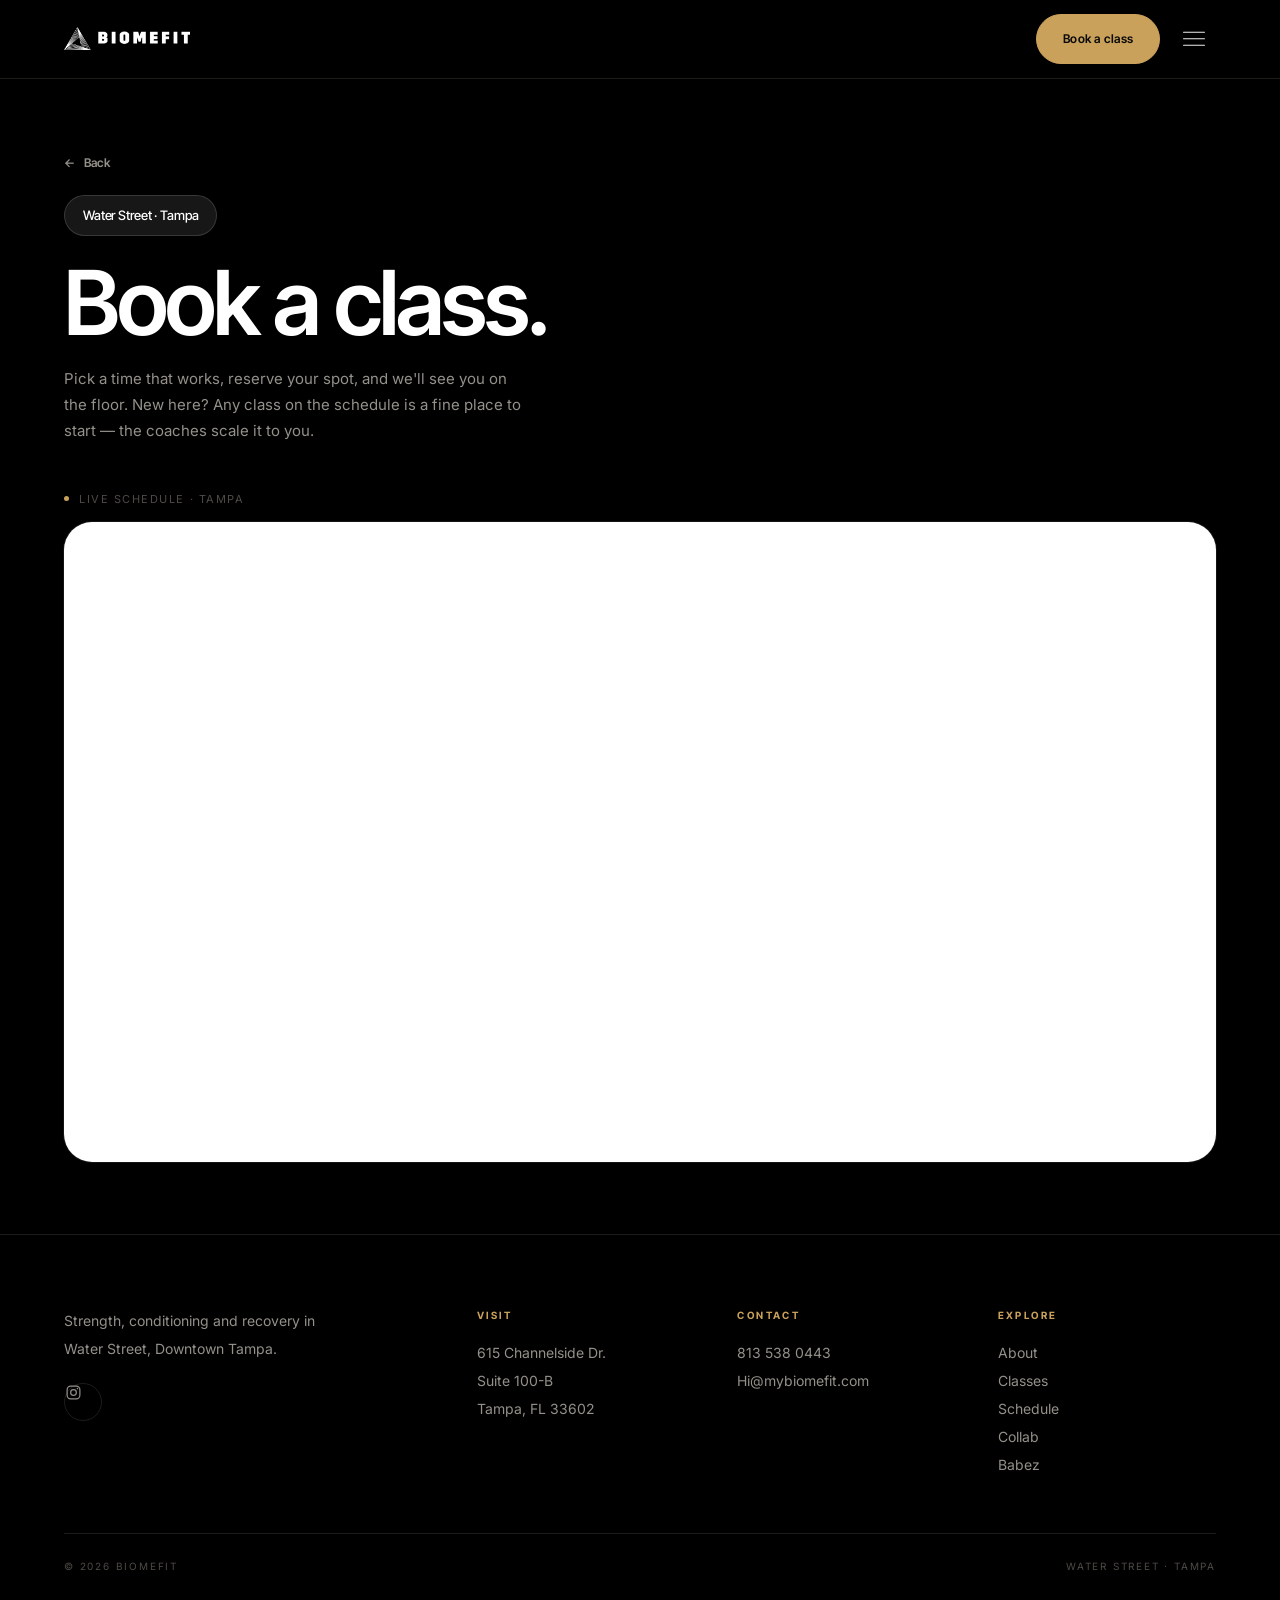
<file: schedule.html>
<!doctype html>
<html lang="en">
<head>
<meta charset="utf-8">
<meta name="viewport" content="width=device-width,initial-scale=1">
<title>Schedule — Biomefit · Water Street, Tampa</title>
<meta name="description" content="Book a class at Biomefit in Water Street, Downtown Tampa. Strength, conditioning and recovery.">

<link rel="canonical" href="https://www.mybiomefit.com/schedule">
<meta name="theme-color" content="#000000">

<!-- Favicons — the icon in the browser tab / bookmark -->
<link rel="icon" href="assets/social/favicon.ico" sizes="any">
<link rel="icon" type="image/png" sizes="32x32" href="assets/social/favicon-32.png">
<link rel="icon" type="image/png" sizes="192x192" href="assets/social/favicon-192.png">
<link rel="apple-touch-icon" href="assets/social/apple-touch-icon.png">

<!-- Open Graph — the card shown when the link is shared (iMessage, Facebook,
     LinkedIn, Slack, WhatsApp). og:image MUST be an absolute URL; these only
     resolve once the site is live at https://www.mybiomefit.com. -->
<meta property="og:type" content="website">
<meta property="og:site_name" content="Biomefit">
<meta property="og:locale" content="en_US">
<meta property="og:url" content="https://www.mybiomefit.com/schedule">
<meta property="og:title" content="Book a class — Biomefit · Water Street, Tampa">
<meta property="og:description" content="See the live class schedule and reserve your spot at Biomefit in Downtown Tampa.">
<meta property="og:image" content="https://www.mybiomefit.com/assets/social/og-image.jpg">
<meta property="og:image:width" content="1200">
<meta property="og:image:height" content="630">
<meta property="og:image:alt" content="Biomefit logo">

<meta name="twitter:card" content="summary_large_image">
<meta name="twitter:title" content="Book a class — Biomefit · Water Street, Tampa">
<meta name="twitter:description" content="See the live class schedule and reserve your spot at Biomefit in Downtown Tampa.">
<meta name="twitter:image" content="https://www.mybiomefit.com/assets/social/og-image.jpg">

<link rel="preconnect" href="https://fonts.googleapis.com">
<link rel="preconnect" href="https://fonts.gstatic.com" crossorigin>
<link href="https://fonts.googleapis.com/css2?family=Inter+Tight:ital,wght@0,300..900;1,300..900&family=Inter:wght@300..700&display=swap" rel="stylesheet">
<link rel="stylesheet" href="assets/site.css">

<style>
/* ---------- schedule page ---------- */
.backlink{
  display:flex;width:fit-content;align-items:center;gap:9px;margin-bottom:22px;
  font-family:var(--font-display);font-size:12px;font-weight:600;
  color:var(--ink-dim);transition:color .25s ease;
}
.backlink span{transition:transform .3s cubic-bezier(.2,.75,.3,1)}
.backlink:hover{color:var(--ink)}
.backlink:hover span{transform:translateX(-4px)}

.page-head{padding:clamp(120px,17vh,190px) 0 clamp(34px,5vh,60px)}
.page-head h1{
  font-family:var(--font-display);font-weight:600;
  font-size:clamp(38px,7vw,92px);line-height:1;letter-spacing:-.035em;margin:22px 0 18px;
}
.page-head .lede{max-width:52ch}

/* The Mariana Tek widget renders light and we cannot restyle inside a
   cross-origin iframe — so frame it deliberately as a panel rather than
   letting it collide with the black page. */
.booking{
  background:#fff;border-radius:var(--rc-lg,28px);overflow:hidden;
  box-shadow:0 0 0 1px rgba(255,255,255,.08),0 40px 90px -30px rgba(0,0,0,.9);
  margin-bottom:clamp(50px,8vh,110px);min-height:640px;
}
.booking [data-mariana-integrations]{min-height:640px}
.booking-note{
  display:flex;align-items:center;gap:10px;flex-wrap:wrap;
  margin-bottom:14px;color:var(--ink-faint);font-size:11px;
  letter-spacing:.14em;text-transform:uppercase;
}
.booking-note span{width:5px;height:5px;border-radius:999px;background:var(--gold);flex:none}
.noscript-fallback{padding:60px 24px;text-align:center;color:#111;font-family:var(--font-body)}
</style>
</head>
<body id="top">

<nav class="nav stuck" id="nav">
  <a class="brand" href="/" aria-label="Biomefit — home">
    <img src="assets/logo/lockup-h-white.png" alt="Biomefit">
  </a>
  <div class="nav-right">
    <a class="btn btn--gold" href="#book"><span>Book a class</span></a>
    <button class="burger" id="burger" aria-label="Open menu" aria-expanded="false" aria-controls="menu"><i></i><i></i><i></i></button>
  </div>
</nav>

<div class="menu" id="menu">
  <div class="wrap" style="width:100%;display:flex;flex-direction:column;flex:1">
    <div class="menu-list">
      <a href="/#about"><span>01</span>About</a>
      <a href="/#classes"><span>02</span>Classes</a>
      <a href="/babez"><span>03</span>Babez</a>
      <a href="/schedule"><span>04</span>Schedule</a>
      <a href="/collab"><span>05</span>Collab</a>
      <a href="/#contact"><span>06</span>Contact</a>
    </div>
    <div class="menu-foot">
      <p class="sub">615 Channelside Dr. Suite 100-B<br>Tampa, FL 33602</p>
      <p class="sub">813 538 0443<br>Hi@mybiomefit.com</p>
    </div>
  </div>
</div>

<header class="page-head">
  <div class="wrap">
    <a class="backlink" href="/" data-back><span aria-hidden="true">&larr;</span>Back</a>
    <span class="badge">Water Street · Tampa</span>
    <h1>Book a class.</h1>
    <p class="lede">Pick a time that works, reserve your spot, and we'll see you on the floor. New here? Any class on the schedule is a fine place to start — the coaches scale it to you.</p>
  </div>
</header>

<section id="book">
  <div class="wrap">
    <p class="booking-note"><span></span>Live schedule · Tampa</p>
    <div class="booking">
      <!-- Mariana Tek Web Integrations — tenant "biomefit", region 48541, location 48717 (Tampa) -->
      <div data-mariana-integrations="/schedule/daily/48541?locations=48717"></div>
      <noscript>
        <div class="noscript-fallback">
          <p>The booking calendar needs JavaScript.</p>
          <p style="margin-top:10px">Book directly at
            <a href="https://biomefit.marianatek.com" style="color:#8C6A2F">biomefit.marianatek.com</a>
            or call <a href="tel:+18135380443" style="color:#8C6A2F">813 538 0443</a>.</p>
        </div>
      </noscript>
    </div>
  </div>
</section>

<footer>
  <div class="wrap">
    <div class="f-grid">
      <div class="f-col f-brand">
        <p style="max-width:28ch">Strength, conditioning and recovery in Water Street, Downtown Tampa.</p>
        <div class="f-social"><a href="https://www.instagram.com/biomefittampa/" target="_blank" rel="noopener" aria-label="Biomefit on Instagram"><svg viewBox="0 0 24 24" fill="none" stroke="currentColor" stroke-width="1.7" aria-hidden="true"><rect x="3" y="3" width="18" height="18" rx="5"/><circle cx="12" cy="12" r="4"/><circle cx="17.5" cy="6.5" r="1.1" fill="currentColor" stroke="none"/></svg></a></div>
      </div>
      <div class="f-col"><h4>Visit</h4><p>615 Channelside Dr.<br>Suite 100-B<br>Tampa, FL 33602</p></div>
      <div class="f-col"><h4>Contact</h4><a href="tel:+18135380443">813 538 0443</a><a href="mailto:Hi@mybiomefit.com">Hi@mybiomefit.com</a></div>
      <div class="f-col"><h4>Explore</h4><a href="/#about">About</a><a href="/#classes">Classes</a><a href="/schedule">Schedule</a><a href="/collab">Collab</a><a href="/babez">Babez</a></div>
    </div>
    <div class="f-base">
      <span>© 2026 Biomefit</span>
      <span>Water Street · Tampa</span>
      
    </div>
  </div>
</footer>

<script src="assets/site.js" defer></script>

<!-- Mariana Tek loader — must run on every page that hosts an embed -->
<script>
(function () {
  var TENANT_NAME = 'biomefit';
  var d = document;
  var sA = ['polyfills', 'js'];
  for (var i = 0; i < sA.length; i++) {
    var s = d.createElement('script');
    s.src = 'https://' + TENANT_NAME + '.marianaiframes.com/' + sA[i];
    s.setAttribute('data-timestamp', +new Date());
    (d.head || d.body).appendChild(s);
  }
})();
</script>
</body>
</html>
</file>
<file: assets/site.css>
:root{
  /* --- the two lines you swap --- */
  --font-display:"Inter Tight","Helvetica Neue",sans-serif;
  --font-body:"Inter","Helvetica Neue",sans-serif;

  --ink:#ffffff;
  --ink-dim:#94908a;
  --ink-faint:#4e4a45;
  --bg:#000000;
  --bg-lift:#0b0b0b;
  --line:#1e1c19;

  --gold:#C9A15A;
  --gold-lift:#E8C57A;
  --gold-deep:#8C6A2F;
  --babez:#F03CDE;        /* Booty Babez brand pink, from their logo */

  --pad:clamp(20px,5vw,72px);
  --maxw:1440px;
  --r:999px;                 /* every button is a pill */
}

*{box-sizing:border-box;margin:0;padding:0}
html{scroll-behavior:smooth;-webkit-text-size-adjust:100%}
/* anchor targets must clear the fixed nav */
[id]{scroll-margin-top:96px}
body{
  background:var(--bg);color:var(--ink);
  font-family:var(--font-body);font-size:16px;line-height:1.65;
  -webkit-font-smoothing:antialiased;overflow-x:hidden;
}
body.lock{overflow:hidden}
img,video,svg{display:block;max-width:100%}
a{color:inherit;text-decoration:none}
.wrap{max-width:var(--maxw);margin:0 auto;padding-inline:var(--pad)}
.narrow{max-width:760px;margin-inline:auto}

/* ---------- type system ---------- */
.eyebrow{
  font-family:var(--font-display);
  font-size:10px;font-weight:500;
  letter-spacing:.3em;text-transform:uppercase;color:var(--gold);
}
.sub{
  font-family:var(--font-display);
  font-size:9px;font-weight:500;line-height:1.5;
  letter-spacing:.24em;text-transform:uppercase;color:var(--ink-dim);
}
.display{
  font-family:var(--font-display);
  font-weight:600;line-height:1.06;letter-spacing:-.028em;
}
.display em{font-style:italic;font-weight:600}
.lede{color:var(--ink-dim);font-size:clamp(15px,1.1vw,17px);line-height:1.75}

/* ---------- buttons — all pills ---------- */
.btn{
  display:inline-flex;align-items:center;gap:9px;
  font-family:var(--font-display);
  font-size:12px;font-weight:600;letter-spacing:.02em;
  padding:14px 26px;border:1px solid rgba(255,255,255,.24);color:var(--ink);
  border-radius:var(--r);position:relative;overflow:hidden;white-space:nowrap;
  transition:color .35s ease,border-color .35s ease;
}
.btn::before{
  content:"";position:absolute;inset:0;background:var(--ink);
  transform:translateY(101%);transition:transform .42s cubic-bezier(.2,.75,.3,1);
}
.btn:hover{color:#000;border-color:var(--ink)}
.btn:hover::before{transform:translateY(0)}
.btn>*{position:relative;z-index:1}
.btn .ar{transition:transform .42s cubic-bezier(.2,.75,.3,1)}
.btn:hover .ar{transform:translateX(4px)}

.btn--gold{background:var(--gold);border-color:var(--gold);color:#0a0a0a}
.btn--gold::before{background:var(--gold-lift)}
.btn--gold:hover{color:#0a0a0a;border-color:var(--gold-lift)}

.btn--light{background:var(--ink);border-color:var(--ink);color:#000}
.btn--light::before{background:var(--gold)}
.btn--light:hover{color:#000;border-color:var(--gold)}


/* ---------- frosted badge (Flexera-style) ---------- */
.badge{
  display:inline-flex;align-items:center;gap:9px;
  padding:9px 18px;border-radius:var(--r);
  background:rgba(255,255,255,.09);
  border:1px solid rgba(255,255,255,.14);
  backdrop-filter:blur(16px) saturate(1.4);
  -webkit-backdrop-filter:blur(16px) saturate(1.4);
  font-family:var(--font-display);font-size:13px;font-weight:500;
  letter-spacing:-.01em;color:var(--ink);
}

.badge--gold{background:rgba(201,161,90,.14);border-color:rgba(201,161,90,.3)}

/* overlay panels — text sitting straight on imagery */
.overlay{position:relative;min-height:92svh;display:flex;align-items:flex-end;overflow:hidden}
.overlay video{position:absolute;inset:0;width:100%;height:100%;object-fit:cover;filter:grayscale(.55) contrast(1.05) brightness(.6)}
.overlay::after{content:"";position:absolute;inset:0;background:linear-gradient(to top,rgba(0,0,0,.92) 4%,rgba(0,0,0,.45) 42%,rgba(0,0,0,.25) 100%)}
.overlay .wrap{position:relative;z-index:2;width:100%;padding-block:clamp(48px,8vh,96px)}
.overlay h2{
  font-family:var(--font-display);font-weight:600;
  font-size:clamp(30px,4.4vw,64px);line-height:1.04;letter-spacing:-.03em;
  margin:20px 0 16px;max-width:16ch;
}
.overlay .lede{max-width:48ch}

/* ---------- nav ---------- */
.nav{
  position:fixed;inset:0 0 auto 0;z-index:120;
  display:flex;align-items:center;justify-content:space-between;gap:20px;
  padding:22px var(--pad);
  transition:background .45s ease,backdrop-filter .45s ease,border-color .45s ease,padding .45s ease;
  border-bottom:1px solid transparent;
}
.nav.stuck{
  background:rgba(0,0,0,.7);backdrop-filter:blur(20px) saturate(1.3);
  border-bottom-color:var(--line);padding-block:14px;
}
.brand{display:flex;align-items:center}
.brand img{height:23px;width:auto}
.brand b{
  font-family:var(--font-display);font-weight:600;font-size:19px;
  letter-spacing:-.035em;text-transform:lowercase;
}
.nav-right{display:flex;align-items:center;gap:12px}

/* hamburger */
.burger{
  position:relative;width:44px;height:44px;border:0;background:transparent;
  cursor:pointer;flex:none;display:block;
}

.burger i{
  position:absolute;left:50%;top:50%;width:22px;height:1.6px;
  background:var(--ink);border-radius:2px;opacity:.92;
  transform:translate(-50%,-50%) translateY(var(--y,0));
  transition:transform .42s cubic-bezier(.2,.75,.3,1),opacity .22s ease;
}
.burger i:nth-child(1){--y:-6.5px}
.burger i:nth-child(2){--y:0px}
.burger i:nth-child(3){--y:6.5px}
.burger:hover i{opacity:1}
body.open .burger i:nth-child(1){transform:translate(-50%,-50%) rotate(45deg)}
body.open .burger i:nth-child(2){opacity:0}
body.open .burger i:nth-child(3){transform:translate(-50%,-50%) rotate(-45deg)}

/* ---------- menu overlay ---------- */
.menu{
  position:fixed;inset:0;z-index:110;background:#000;
  display:flex;flex-direction:column;justify-content:center;
  padding:120px var(--pad) 56px;
  clip-path:inset(0 0 100% 0);
  transition:clip-path .72s cubic-bezier(.76,0,.24,1);
  pointer-events:none;
}
body.open .menu{clip-path:inset(0 0 0 0);pointer-events:auto}
.menu-list{display:flex;flex-direction:column;gap:2px;margin-block:auto}
.menu-list a{
  font-family:var(--font-display);font-weight:600;
  font-size:clamp(38px,8vw,104px);line-height:1.04;letter-spacing:-.045em;
  color:var(--ink);
  display:flex;align-items:baseline;gap:18px;
  opacity:0;transform:translateY(28px);
  transition:opacity .6s ease,transform .6s cubic-bezier(.16,1,.3,1),color .3s ease;
}
body.open .menu-list a{opacity:1;transform:none}
body.open .menu-list a:nth-child(1){transition-delay:.18s}
body.open .menu-list a:nth-child(2){transition-delay:.25s}
body.open .menu-list a:nth-child(3){transition-delay:.32s}
body.open .menu-list a:nth-child(4){transition-delay:.39s}
body.open .menu-list a:nth-child(5){transition-delay:.46s}
body.open .menu-list a:nth-child(6){transition-delay:.53s}
.menu-list a span{font-size:11px;font-weight:500;letter-spacing:.2em;color:var(--gold-deep);text-transform:uppercase}
.menu-list a:hover{color:var(--gold)}
/* Babez is its own brand — its menu item hovers pink, everywhere */
.menu-list a[href="/babez"]:hover{color:var(--babez)}
.menu-list a[href="/babez"]:hover span{color:var(--babez)}
.menu-foot{
  display:flex;justify-content:space-between;gap:24px;flex-wrap:wrap;
  margin-top:auto;padding-top:40px;border-top:1px solid var(--line);
  opacity:0;transition:opacity .5s ease .48s;
}
body.open .menu-foot{opacity:1}

/* ---------- hero ---------- */
.hero{position:relative;min-height:100svh;display:flex;align-items:flex-end;justify-content:center;overflow:hidden;text-align:center}
.hero video{position:absolute;inset:0;width:100%;height:100%;object-fit:cover;z-index:0;filter:grayscale(.06) contrast(1.03) brightness(.9) saturate(1.06)}
.hero::after{
  content:"";position:absolute;inset:0;z-index:1;pointer-events:none;
  background:
    linear-gradient(to top,rgba(0,0,0,.94) 0%,rgba(0,0,0,.42) 30%,transparent 62%,rgba(0,0,0,.34) 100%),
    radial-gradient(120% 80% at 50% 55%,transparent 42%,rgba(0,0,0,.45) 100%);
}
.hero-inner{position:relative;z-index:2;width:100%;padding-block:clamp(96px,14vh,150px) clamp(44px,8vh,96px)}

.hero h1{font-size:clamp(28px,10.2vw,138px);margin-bottom:0}
.hero h1 .ln{display:block;overflow:hidden;padding-bottom:.18em;margin-bottom:-.18em}
.hero h1 .ln>span{display:block;transform:translateY(105%);animation:rise 1s cubic-bezier(.16,1,.3,1) forwards}
.hero h1 .ln:nth-child(1)>span{animation-delay:.18s}
.hero h1 .ln:nth-child(2)>span{animation-delay:.29s}
@keyframes rise{to{transform:translateY(0)}}
.hero .gold{color:var(--gold)}
.hero .sub{margin-bottom:38px;opacity:0;animation:fade .8s ease .62s forwards}
.hero-cta{display:flex;gap:11px;justify-content:center;flex-wrap:wrap;margin-top:clamp(48px,6.5vh,82px);opacity:0;animation:fade .8s ease .76s forwards}
@keyframes fade{to{opacity:1}}

/* ---------- marquee (RWC-style ○ separators) ---------- */
.marquee{border-block:1px solid var(--line);background:var(--bg-lift);overflow:hidden;padding-block:17px}
.marquee-track{display:flex;width:max-content;animation:slide 38s linear infinite}
.marquee:hover .marquee-track{animation-play-state:paused}
@keyframes slide{to{transform:translateX(-50%)}}
.marquee span{
  font-family:var(--font-display);font-size:12px;font-weight:500;
  letter-spacing:.14em;color:var(--ink-dim);
  white-space:nowrap;display:flex;align-items:center;gap:34px;padding-inline:17px;
}
.marquee span::after{content:"○";color:var(--gold-deep);font-size:9px}

/* ---------- sections ---------- */
.sec{padding-block:clamp(96px,15vh,210px)}
.sec-tag{display:flex;align-items:center;gap:12px;justify-content:center;margin-bottom:30px}
.sec-tag::before,.sec-tag::after{content:"";height:1px;width:32px;background:var(--gold-deep);opacity:.6}

.statement{text-align:center}
.statement h2{font-size:clamp(28px,4.4vw,66px);margin-inline:auto;max-width:24ch;margin-bottom:30px}
.statement .lede{max-width:60ch;margin-inline:auto}

/* pillars */
.pillars{display:grid;grid-template-columns:repeat(auto-fit,minmax(280px,1fr));gap:1px;background:var(--line);border-block:1px solid var(--line)}
.pillar{background:var(--bg);padding:clamp(38px,4.2vw,70px);transition:background .5s ease}
.pillar:hover{background:var(--bg-lift)}
.pillar .badge{margin-bottom:4px}
.pillar h3{font-family:var(--font-display);font-size:clamp(22px,2vw,30px);font-weight:600;letter-spacing:-.03em;margin:20px 0 14px}
.pillar p{color:var(--ink-dim);font-size:15px;line-height:1.75}

/* classes */
.class-list{border-top:1px solid var(--line)}
.class-row{
  display:grid;grid-template-columns:52px 1fr auto;align-items:center;gap:clamp(14px,3vw,40px);
  padding-block:clamp(24px,3vw,40px);border-bottom:1px solid var(--line);
  position:relative;transition:padding-left .5s cubic-bezier(.2,.75,.3,1);
}
.class-row::before{
  content:"";position:absolute;left:0;top:0;bottom:0;width:0;
  background:linear-gradient(90deg,rgba(201,161,90,.13),transparent 72%);
  transition:width .55s cubic-bezier(.2,.75,.3,1);
}
.class-row:hover{padding-left:24px}
.class-row:hover::before{width:100%}
.class-row>*{position:relative;z-index:1}
.class-row .n{font-family:var(--font-display);font-size:11px;letter-spacing:.14em;color:var(--gold-deep)}
.class-row h3{font-family:var(--font-display);font-size:clamp(24px,3.6vw,54px);font-weight:600;letter-spacing:-.04em;transition:color .35s ease}
.class-row:hover h3{color:var(--gold)}
.class-row .meta{color:var(--ink-dim);font-size:11px;letter-spacing:.16em;text-transform:uppercase;text-align:right;white-space:nowrap}

/* split */
.split{display:grid;grid-template-columns:1fr}
.split-media{position:relative;min-height:58vh;background:#0d0d0d;overflow:hidden}
.split-media video{position:absolute;inset:0;width:100%;height:100%;object-fit:cover;filter:grayscale(1) contrast(1.08) brightness(.76)}
.split-body{padding:clamp(50px,7vw,120px) var(--pad);display:flex;flex-direction:column;justify-content:center}
.split-body h2{font-family:var(--font-display);font-size:clamp(28px,3.6vw,56px);font-weight:600;letter-spacing:-.04em;line-height:1.02;margin:16px 0 20px}
.split-body .lede{max-width:44ch}


/* ---------- stat ticker (NetMaster card) ---------- */
.statbar{
  background:var(--bg-lift);border:1px solid var(--line);
  border-radius:28px;padding:clamp(24px,3vw,44px);
  display:grid;grid-template-columns:1fr;gap:26px;align-items:center;
  text-align:left;
}
.statbar-lead{
  font-family:var(--font-display);font-weight:600;
  font-size:clamp(17px,1.7vw,25px);line-height:1.25;letter-spacing:-.025em;
  max-width:20ch;transition:opacity .45s ease,transform .45s cubic-bezier(.16,1,.3,1);
}
.statbar-set{display:grid;grid-template-columns:repeat(3,1fr);gap:clamp(12px,2vw,26px)}
.statbar-set>div{position:relative;padding-left:clamp(12px,2vw,26px)}
.statbar-set>div:first-child{padding-left:0}
.statbar-set>div+div::before{content:"";position:absolute;left:0;top:6%;bottom:6%;width:1px;background:var(--line)}
.statbar b{
  display:block;font-family:var(--font-display);font-weight:700;
  font-size:clamp(22px,3.2vw,46px);letter-spacing:-.035em;line-height:1;
  white-space:nowrap;
}
.statbar b .st{display:inline-block;white-space:nowrap;color:var(--gold);font-size:.62em;vertical-align:.14em;margin-left:.1em}
.statbar span{display:block;font-size:11px;line-height:1.45;letter-spacing:.1em;text-transform:uppercase;color:var(--ink-dim);margin-top:9px}
.statbar-lead.out,.statbar-set.out{opacity:0;transform:translateY(9px)}
.statbar-set{transition:opacity .45s ease,transform .45s cubic-bezier(.16,1,.3,1)}
.statbar-dots{display:flex;gap:6px;margin-top:22px}
.statbar-dots i{width:5px;height:5px;border-radius:var(--r);background:var(--ink-faint);transition:background .35s ease,width .35s ease}
.statbar-dots i.on{background:var(--gold);width:18px}
@media (max-width:620px){
  .statbar-set{grid-template-columns:1fr;gap:18px}
  .statbar-set>div{padding-left:0;padding-top:18px}
  .statbar-set>div:first-child{padding-top:0}
  .statbar-set>div+div::before{left:0;right:0;top:0;bottom:auto;width:auto;height:1px}
  .statbar span{margin-top:6px}
}
@media (min-width:880px){
  .statbar{grid-template-columns:.85fr 1.9fr;gap:clamp(28px,4vw,64px)}
}

/* band */
.band{border-top:1px solid var(--line);text-align:center;padding-block:clamp(84px,13vh,170px);position:relative;overflow:hidden}
.band::before{
  content:"";position:absolute;left:50%;top:50%;transform:translate(-50%,-50%);
  width:min(820px,115vw);aspect-ratio:1;
  background:radial-gradient(circle,rgba(201,161,90,.12),transparent 62%);pointer-events:none;
}
.band>*{position:relative}
.band h2{font-family:var(--font-display);font-size:clamp(32px,6vw,96px);font-weight:600;letter-spacing:-.045em;line-height:.98;margin:20px auto 32px;max-width:15ch}

/* ---------- contact + map ---------- */
.contact{display:grid;grid-template-columns:1fr;gap:1px;background:var(--line);border-block:1px solid var(--line)}
.contact-body{background:var(--bg);padding:clamp(40px,5vw,88px) var(--pad);display:flex;flex-direction:column;justify-content:center}
.contact-body h2{font-family:var(--font-display);font-size:clamp(28px,3.8vw,56px);font-weight:600;letter-spacing:-.035em;line-height:1.04;margin:20px 0 30px}
.c-rows{display:grid;gap:24px;margin-bottom:36px}
.c-row h4{font-family:var(--font-display);font-size:10px;letter-spacing:.24em;text-transform:uppercase;color:var(--gold);margin-bottom:9px}
.c-row p,.c-row a{color:var(--ink);font-size:clamp(15px,1.2vw,18px);line-height:1.6;display:block;transition:color .25s ease}
.c-row a:hover{color:var(--gold)}
.c-row small{display:block;color:var(--ink-dim);font-size:13px;margin-top:6px}
.c-cta{display:flex;gap:10px;flex-wrap:wrap}

.map{position:relative;background:#0a0a0a;min-height:420px;overflow:hidden}
.map iframe{
  position:absolute;inset:0;width:100%;height:100%;border:0;
  /* Google only serves light tiles on the keyless embed — invert to sit on black */
  filter:invert(92%) hue-rotate(180deg) saturate(.55) contrast(.9) brightness(.96);
}
.map::after{content:"";position:absolute;inset:0;pointer-events:none;box-shadow:inset 0 0 90px 24px rgba(0,0,0,.5)}
.map-pin{
  position:absolute;z-index:3;left:50%;top:50%;transform:translate(-50%,-140%);
  padding:11px 18px;border-radius:var(--r);
  background:rgba(10,10,10,.92);border:1px solid rgba(201,161,90,.45);color:var(--ink);
  backdrop-filter:blur(14px);-webkit-backdrop-filter:blur(14px);
  font-family:var(--font-display);font-size:12px;font-weight:600;white-space:nowrap;
}
@media (min-width:900px){
  .contact{grid-template-columns:1fr 1.1fr}
  .map{min-height:100%}
}

/* footer */
/* footer socials */
.f-social{display:flex;gap:10px;margin-top:20px}
.f-social a{
  width:38px;height:38px;border-radius:999px;border:1px solid var(--line);
  display:grid;place-items:center;color:var(--ink-dim);
  transition:color .25s ease,border-color .25s ease,background .25s ease;
}
.f-social a:hover{color:var(--ink);border-color:var(--ink)}
.f-social svg{width:17px;height:17px}

footer{border-top:1px solid var(--line);padding-block:clamp(56px,8vh,96px)}
.f-grid{display:grid;grid-template-columns:1fr;gap:42px}

.f-col h4{font-family:var(--font-display);font-size:10px;letter-spacing:.24em;text-transform:uppercase;color:var(--gold);margin-bottom:16px}
.f-col a,.f-col p{display:block;color:var(--ink-dim);font-size:14px;line-height:2;transition:color .25s ease}
.f-col a:hover{color:var(--ink)}
.f-base a{color:var(--ink-dim);transition:color .25s ease}
.f-base a:hover{color:var(--gold)}
.f-base{display:flex;justify-content:space-between;gap:18px;flex-wrap:wrap;margin-top:54px;padding-top:24px;border-top:1px solid var(--line);color:var(--ink-faint);font-size:10px;letter-spacing:.18em;text-transform:uppercase}

/* reveal */
.rv{opacity:0;transform:translateY(24px);transition:opacity .9s cubic-bezier(.16,1,.3,1),transform .9s cubic-bezier(.16,1,.3,1)}
.rv.in{opacity:1;transform:none}
.draw line{stroke-dasharray:var(--len,200);stroke-dashoffset:var(--len,200);animation:draw 1.6s cubic-bezier(.22,1,.36,1) forwards}
@keyframes draw{to{stroke-dashoffset:0}}

@media (min-width:900px){
  .split{grid-template-columns:1fr 1fr}
  .split-media{min-height:100%}
  .f-grid{grid-template-columns:1.7fr 1fr 1fr 1fr}
}
@media (max-width:640px){
  .class-row{grid-template-columns:30px 1fr;row-gap:4px}
  .class-row .meta{grid-column:2;text-align:left}
}
@media (prefers-reduced-motion:reduce){
  *,*::before,*::after{animation-duration:.001ms!important;animation-iteration-count:1!important;transition-duration:.001ms!important}
  .hero h1 .ln>span{transform:none}.rv{opacity:1;transform:none}
}

/* ---------- print / PDF ----------
   Scroll reveals start at opacity 0 and only fire on scroll, so without this
   most of the page renders blank in a PDF. Also keeps the dark design intact
   instead of letting the browser drop backgrounds. */
@media print{
  *{-webkit-print-color-adjust:exact !important;print-color-adjust:exact !important}
  html,body{background:#000 !important}
  .rv{opacity:1 !important;transform:none !important;transition:none !important}
  .hero h1 .ln>span{transform:none !important;animation:none !important}
  .hero .eyebrow,.hero-cta,.hero .sub{opacity:1 !important;animation:none !important}
  .nav{position:static !important;background:#000 !important;backdrop-filter:none !important}
  .menu,.scroll-hint{display:none !important}
  .hero{min-height:78vh}
  .marquee-track{animation:none !important;transform:none !important}
  .statbar-lead,.statbar-set{opacity:1 !important;transform:none !important}
  section,.pillars,.contact,footer{break-inside:avoid;page-break-inside:avoid}
  .hero,.overlay,.band{break-after:auto}
  a[href]::after{content:"" !important}
}
</file>
